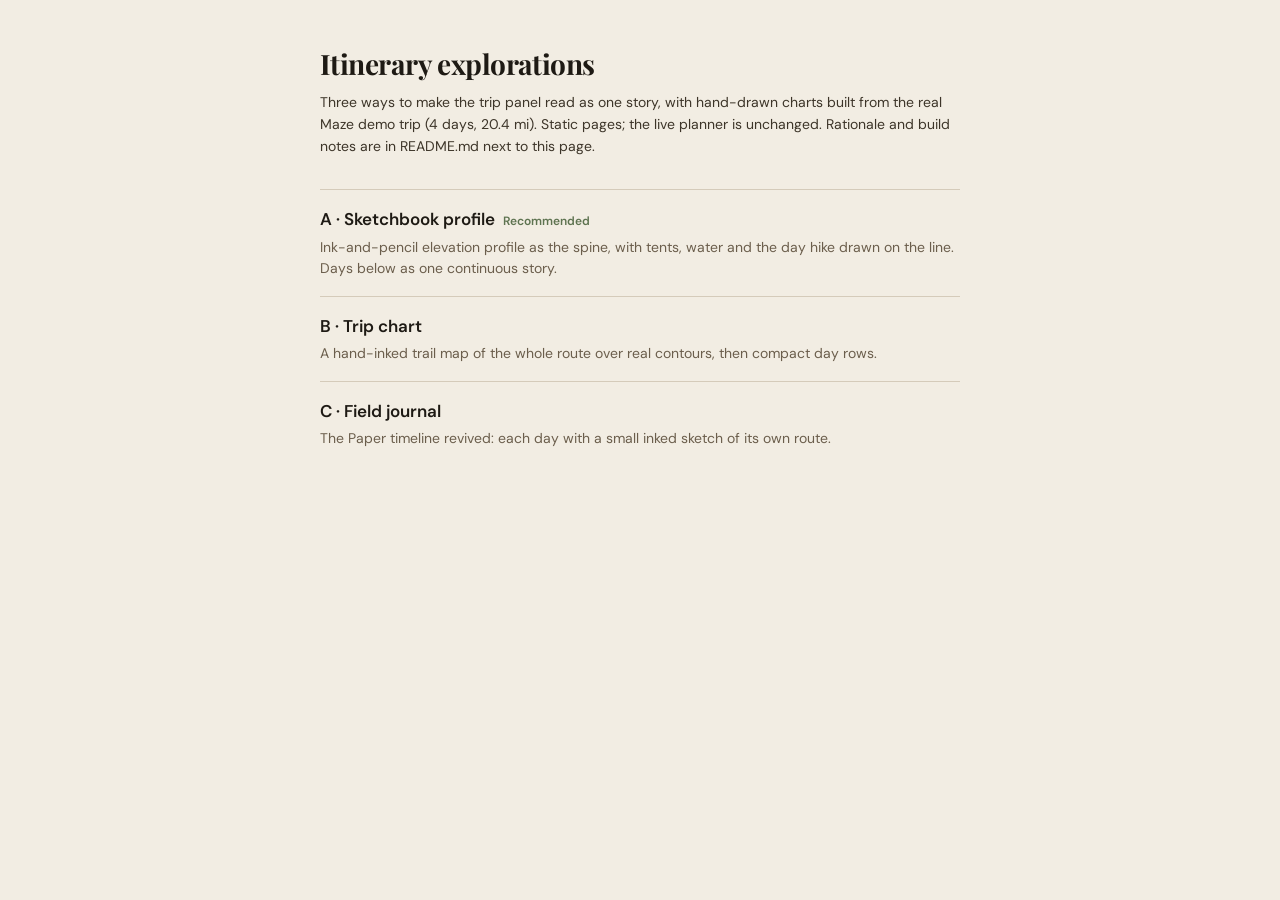
<file: design/explorations/itinerary/index.html>
<!doctype html>
<html lang="en">
<head>
<meta charset="utf-8">
<meta name="viewport" content="width=device-width, initial-scale=1">
<title>Booot · Itinerary explorations</title>
<link href="https://fonts.googleapis.com/css2?family=Playfair+Display:wght@700&family=DM+Sans:wght@400;500;600&display=swap" rel="stylesheet">
<link rel="stylesheet" href="../../tokens.css">
<style>
  body { margin: 0; background: var(--surface); color: var(--text); font: var(--text-base)/1.55 var(--font-ui); }
  main { max-width: 640px; margin: 0 auto; padding: var(--space-12) var(--space-4); }
  h1 { font: var(--weight-bold) var(--text-2xl)/1.15 var(--font-display); letter-spacing: -0.02em; margin: 0 0 var(--space-3); }
  p { color: var(--text-body); margin: 0 0 var(--space-4); }
  ol { list-style: none; padding: 0; margin: var(--space-8) 0 0; }
  li { padding: var(--space-4) 0; border-top: 1px solid var(--border); }
  a { color: var(--text); font-weight: var(--weight-semi); font-size: var(--text-lg); text-decoration: none; }
  a:hover { text-decoration: underline; text-underline-offset: 3px; }
  li p { margin: var(--space-1) 0 0; color: var(--text-secondary); }
  .tag { font-size: var(--text-sm); color: var(--type-route-text); font-weight: var(--weight-semi); margin-left: var(--space-2); }
</style>
</head>
<body>
<main>
  <h1>Itinerary explorations</h1>
  <p>Three ways to make the trip panel read as one story, with hand-drawn charts built from the real Maze demo trip (4 days, 20.4 mi). Static pages; the live planner is unchanged. Rationale and build notes are in README.md next to this page.</p>
  <ol>
    <li><a href="sketchbook.html">A · Sketchbook profile</a><span class="tag">Recommended</span><p>Ink-and-pencil elevation profile as the spine, with tents, water and the day hike drawn on the line. Days below as one continuous story.</p></li>
    <li><a href="chart.html">B · Trip chart</a><p>A hand-inked trail map of the whole route over real contours, then compact day rows.</p></li>
    <li><a href="journal.html">C · Field journal</a><p>The Paper timeline revived: each day with a small inked sketch of its own route.</p></li>
  </ol>
</main>
</body>
</html>
</file>
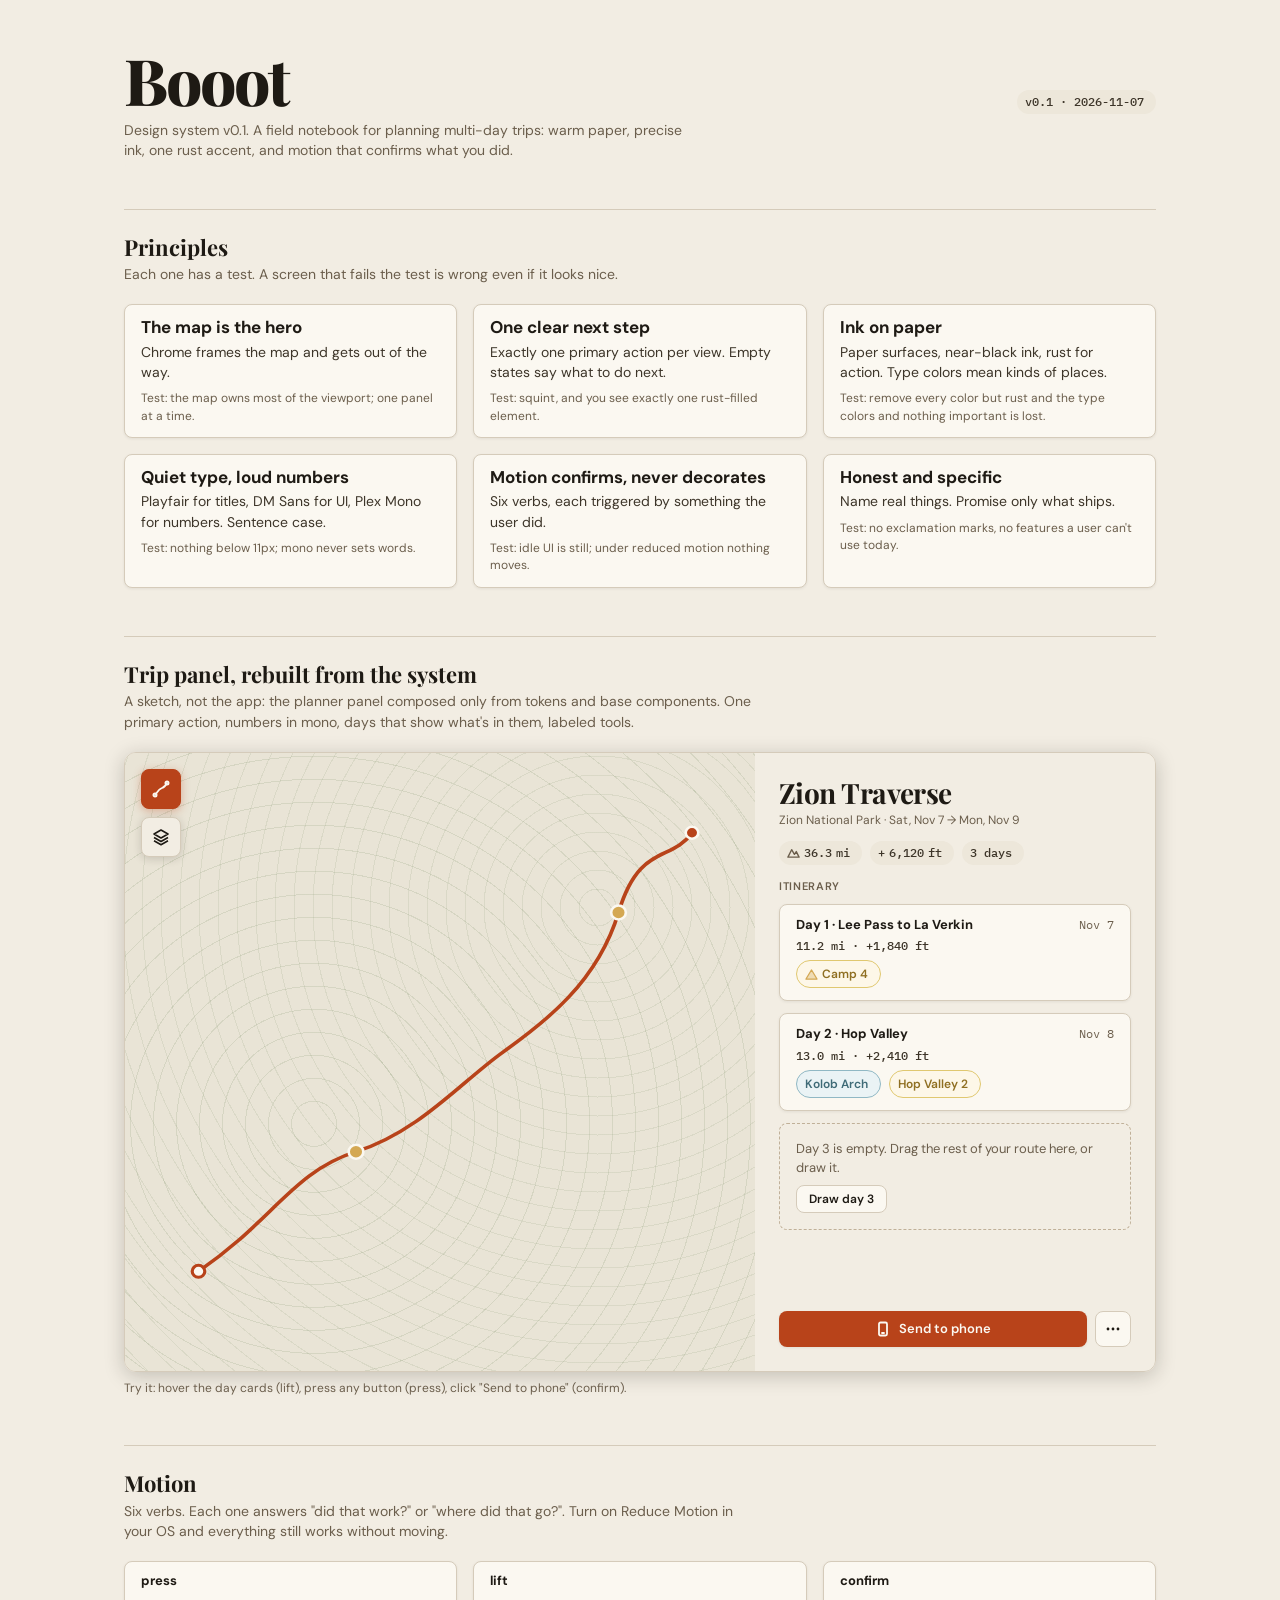
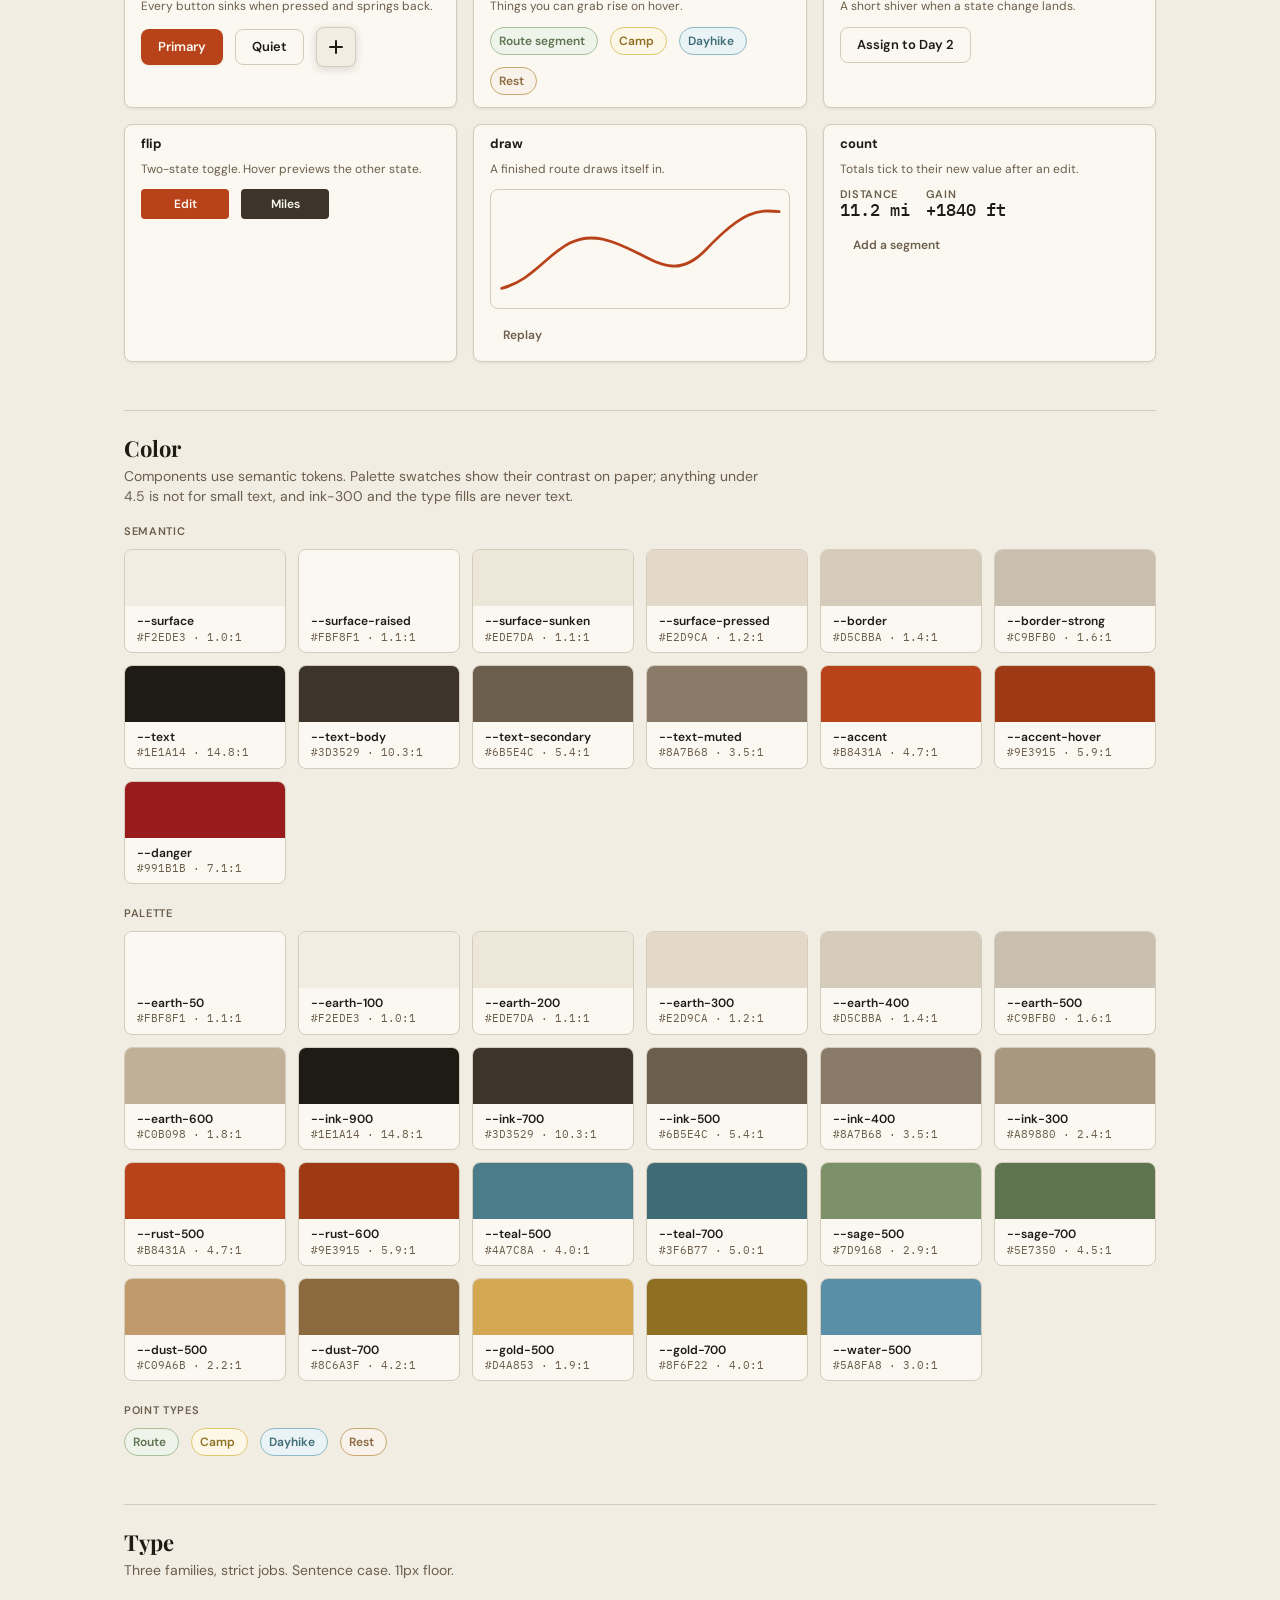
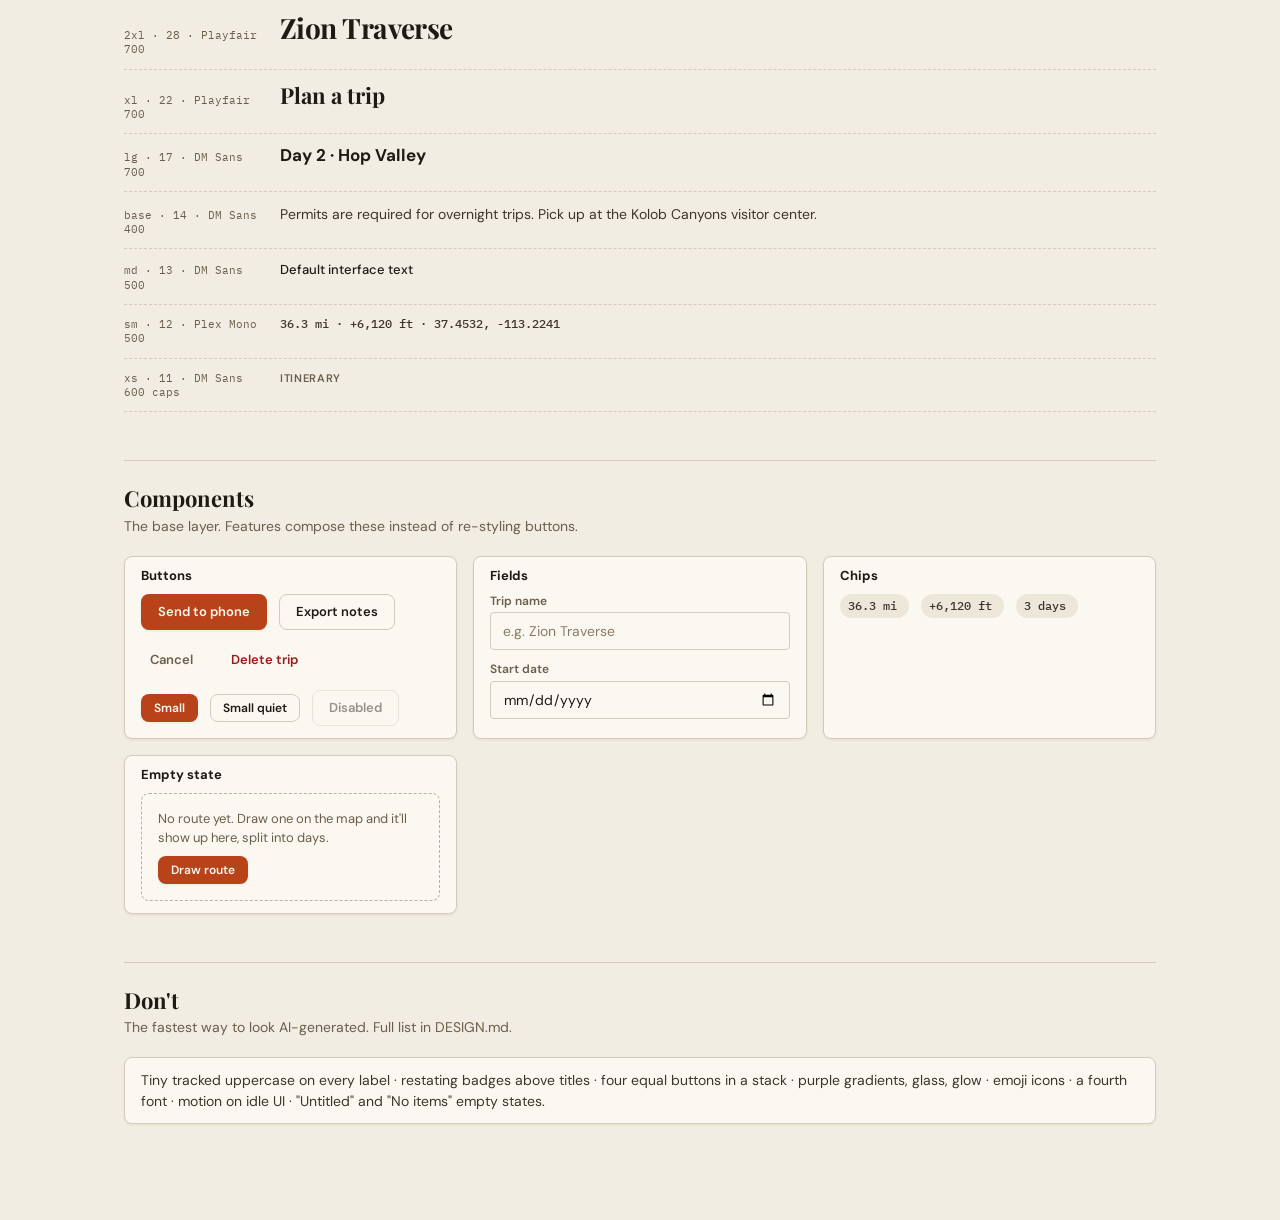
<file: design/specimen.html>
<!DOCTYPE html>
<html lang="en">
<head>
  <meta charset="UTF-8">
  <meta name="viewport" content="width=device-width, initial-scale=1.0">
  <title>Booot Design System</title>
  <link rel="icon" href="data:image/svg+xml,<svg xmlns=%22http://www.w3.org/2000/svg%22 viewBox=%220 0 100 100%22><text y=%22.9em%22 font-size=%2290%22>🥾</text></svg>">
  <link rel="preconnect" href="https://fonts.googleapis.com">
  <link rel="preconnect" href="https://fonts.gstatic.com" crossorigin>
  <link href="https://fonts.googleapis.com/css2?family=Playfair+Display:wght@700;800&family=DM+Sans:wght@400;500;600;700&family=IBM+Plex+Mono:wght@400;500&display=swap" rel="stylesheet">
  <link rel="stylesheet" href="tokens.css">
  <link rel="stylesheet" href="motion.css">
  <link rel="stylesheet" href="components.css">
  <style>
    /* Specimen-page layout only. Nothing here is part of the system. */
    * { box-sizing: border-box; }
    body { margin: 0; background: var(--surface); color: var(--text-body); font: var(--text-base)/var(--leading-normal) var(--font-ui); }
    .page { max-width: 1080px; margin: 0 auto; padding: var(--space-12) var(--space-6) 96px; }
    header.top { display: flex; align-items: baseline; justify-content: space-between; gap: var(--space-4); flex-wrap: wrap; }
    header.top h1 { margin: 0; font: 800 var(--text-hero)/1 var(--font-display); letter-spacing: -0.03em; color: var(--text); }
    header.top p { margin: var(--space-2) 0 0; max-width: 56ch; color: var(--text-secondary); }
    section { margin-top: var(--space-12); padding-top: var(--space-6); border-top: 1px solid var(--border); }
    section > h2 { margin: 0 0 var(--space-1); font: var(--weight-bold) var(--text-xl)/1.2 var(--font-display); color: var(--text); }
    section > p.lede { margin: 0 0 var(--space-5); color: var(--text-secondary); max-width: 64ch; }
    .grid { display: grid; gap: var(--space-4); }
    .cols-2 { grid-template-columns: repeat(auto-fit, minmax(300px, 1fr)); }
    .cols-swatch { grid-template-columns: repeat(auto-fill, minmax(150px, 1fr)); gap: var(--space-3); }
    .row { display: flex; align-items: center; gap: var(--space-3); flex-wrap: wrap; }
    .note { font-size: var(--text-sm); color: var(--text-secondary); margin-top: var(--space-2); }
    .principle h3 { margin: 0 0 var(--space-1); font: var(--weight-bold) var(--text-lg)/1.2 var(--font-ui); color: var(--text); }
    .principle p { margin: 0; }
    .principle .test { margin-top: var(--space-2); font-size: var(--text-sm); color: var(--text-secondary); }
    .swatch { border: 1px solid var(--border); border-radius: var(--radius-md); overflow: hidden; background: var(--surface-raised); }
    .swatch .chipcolor { height: 56px; }
    .swatch .meta { padding: var(--space-2) var(--space-3); display: grid; gap: 2px; }
    .swatch .name { font: var(--weight-semi) var(--text-sm)/1.2 var(--font-ui); color: var(--text); }
    .swatch .val { font: var(--text-xs)/1.2 var(--font-data); color: var(--text-secondary); }
    .type-row { display: grid; grid-template-columns: 140px 1fr; gap: var(--space-4); align-items: baseline; padding: var(--space-3) 0; border-bottom: 1px dashed var(--border); }
    .type-row .spec { font: var(--text-xs)/1.3 var(--font-data); color: var(--text-secondary); }
    .verb { display: grid; gap: var(--space-3); align-content: start; }
    .verb h3 { margin: 0; font: var(--weight-bold) var(--text-md)/1 var(--font-ui); color: var(--text); }
    .verb .t-meta { margin: 0; }
    .route-svg { width: 100%; height: 120px; background: var(--surface-raised); border: 1px solid var(--border); border-radius: var(--radius-md); }
    .stats { display: flex; gap: var(--space-4); }
    .stat { display: grid; gap: 2px; }
    .stat .t-data { font-size: var(--text-lg); color: var(--text); }

    /* Trip panel sketch */
    .sketch { display: grid; grid-template-columns: 1fr 400px; min-height: 620px; border: 1px solid var(--border); border-radius: var(--radius-lg); overflow: hidden; box-shadow: var(--shadow-3); }
    .sketch-map { position: relative; background:
        repeating-radial-gradient(circle at 30% 60%, transparent 0 22px, rgba(125,145,104,0.18) 22px 23px),
        repeating-radial-gradient(circle at 75% 25%, transparent 0 18px, rgba(125,145,104,0.14) 18px 19px),
        #E9E4D6; }
    .sketch-map > svg { position: absolute; inset: 0; width: 100%; height: 100%; }
    .sketch-tools { position: absolute; top: var(--space-4); left: var(--space-4); display: grid; gap: var(--space-2); }
    .sketch-panel { background: var(--surface); box-shadow: var(--shadow-4); display: flex; flex-direction: column; }
    .sp-head { padding: var(--space-6) var(--space-6) var(--space-4); }
    .sp-head .t-meta { margin-top: var(--space-1); }
    .sp-head .row { margin-top: var(--space-3); gap: var(--space-2); }
    .sp-body { flex: 1; padding: 0 var(--space-6); display: grid; align-content: start; gap: var(--space-3); }
    .day { padding: var(--space-3) var(--space-4); }
    .day-top { display: flex; justify-content: space-between; align-items: baseline; }
    .day-name { font: var(--weight-bold) var(--text-md)/1.2 var(--font-ui); color: var(--text); }
    .day-date { font: var(--text-sm)/1 var(--font-data); color: var(--text-secondary); }
    .day .row { margin-top: var(--space-2); gap: var(--space-2); }
    .sp-foot { padding: var(--space-4) var(--space-6) var(--space-6); display: flex; gap: var(--space-2); }
    .sp-foot .btn--primary { flex: 1; }
    @media (max-width: 820px) { .sketch { grid-template-columns: 1fr; } .sketch-map { min-height: 280px; } }
  </style>
</head>
<body>
<div class="page">

  <header class="top">
    <div>
      <h1>Booot</h1>
      <p>Design system v0.1. A field notebook for planning multi-day trips: warm paper, precise ink, one rust accent, and motion that confirms what you did.</p>
    </div>
    <div class="row">
      <span class="chip">v0.1 · 2026-11-07</span>
    </div>
  </header>

  <section id="principles">
    <h2>Principles</h2>
    <p class="lede">Each one has a test. A screen that fails the test is wrong even if it looks nice.</p>
    <div class="grid cols-2">
      <div class="card principle"><h3>The map is the hero</h3><p>Chrome frames the map and gets out of the way.</p><p class="test">Test: the map owns most of the viewport; one panel at a time.</p></div>
      <div class="card principle"><h3>One clear next step</h3><p>Exactly one primary action per view. Empty states say what to do next.</p><p class="test">Test: squint, and you see exactly one rust-filled element.</p></div>
      <div class="card principle"><h3>Ink on paper</h3><p>Paper surfaces, near-black ink, rust for action. Type colors mean kinds of places.</p><p class="test">Test: remove every color but rust and the type colors and nothing important is lost.</p></div>
      <div class="card principle"><h3>Quiet type, loud numbers</h3><p>Playfair for titles, DM Sans for UI, Plex Mono for numbers. Sentence case.</p><p class="test">Test: nothing below 11px; mono never sets words.</p></div>
      <div class="card principle"><h3>Motion confirms, never decorates</h3><p>Six verbs, each triggered by something the user did.</p><p class="test">Test: idle UI is still; under reduced motion nothing moves.</p></div>
      <div class="card principle"><h3>Honest and specific</h3><p>Name real things. Promise only what ships.</p><p class="test">Test: no exclamation marks, no features a user can't use today.</p></div>
    </div>
  </section>

  <section id="sketch">
    <h2>Trip panel, rebuilt from the system</h2>
    <p class="lede">A sketch, not the app: the planner panel composed only from tokens and base components. One primary action, numbers in mono, days that show what's in them, labeled tools.</p>
    <div class="sketch">
      <div class="sketch-map">
        <svg viewBox="0 0 600 620" preserveAspectRatio="none" aria-hidden="true">
          <path id="sketchRoute" d="M70 520 C 140 470, 160 420, 220 400 S 320 330, 360 300 S 450 230, 470 160 S 520 110, 540 80" fill="none" stroke="var(--accent)" stroke-width="3.5" stroke-linecap="round" stroke-linejoin="round"/>
          <circle cx="220" cy="400" r="7" fill="var(--type-camp)" stroke="var(--surface-raised)" stroke-width="2.5"/>
          <circle cx="470" cy="160" r="7" fill="var(--type-camp)" stroke="var(--surface-raised)" stroke-width="2.5"/>
          <circle cx="70" cy="520" r="6" fill="var(--surface-raised)" stroke="var(--accent)" stroke-width="3"/>
          <circle cx="540" cy="80" r="6" fill="var(--accent)" stroke="var(--surface-raised)" stroke-width="2.5"/>
        </svg>
        <div class="sketch-tools">
          <button class="tool" aria-pressed="true" title="Draw route" aria-label="Draw route">
            <svg width="18" height="18" viewBox="0 0 18 18" fill="none" stroke="currentColor" stroke-width="1.8" stroke-linecap="round" stroke-linejoin="round"><path d="M3 15 C6 11, 7 9, 10 8 S14 5, 15 3"/><circle cx="3" cy="15" r="1.6"/><circle cx="15" cy="3" r="1.6"/></svg>
          </button>
          <button class="tool" title="Layers" aria-label="Layers">
            <svg width="18" height="18" viewBox="0 0 18 18" fill="none" stroke="currentColor" stroke-width="1.6" stroke-linejoin="round"><path d="M9 2 16 6 9 10 2 6Z"/><path d="M2 9.5 9 13.5 16 9.5"/><path d="M2 12.8 9 16.8 16 12.8"/></svg>
          </button>
        </div>
      </div>
      <aside class="sketch-panel">
        <div class="sp-head">
          <div class="t-title">Zion Traverse</div>
          <div class="t-meta">Zion National Park · Sat, Nov 7 → Mon, Nov 9</div>
          <div class="row">
            <span class="chip"><svg viewBox="0 0 14 14" fill="none" stroke="currentColor" stroke-width="1.5" stroke-linejoin="round"><path d="M1 12 5 4 8 9 10 6 13 12Z"/></svg><span id="tripMiles">36.3</span> mi</span>
            <span class="chip">+<span id="tripGain">6,120</span> ft</span>
            <span class="chip">3 days</span>
          </div>
        </div>
        <div class="sp-body">
          <div class="t-label">Itinerary</div>
          <div class="card day m-lift">
            <div class="day-top"><span class="day-name">Day 1 · Lee Pass to La Verkin</span><span class="day-date">Nov 7</span></div>
            <div class="row"><span class="t-data">11.2 mi · +1,840 ft</span></div>
            <div class="row"><span class="pill" data-type="camp"><svg viewBox="0 0 14 14" fill="currentColor"><path d="M7 2 13 12H1Z" fill-opacity=".35" stroke="currentColor" stroke-width="1.2" stroke-linejoin="round"/></svg>Camp 4</span></div>
          </div>
          <div class="card day m-lift">
            <div class="day-top"><span class="day-name">Day 2 · Hop Valley</span><span class="day-date">Nov 8</span></div>
            <div class="row"><span class="t-data">13.0 mi · +2,410 ft</span></div>
            <div class="row"><span class="pill" data-type="dayhike">Kolob Arch</span><span class="pill" data-type="camp">Hop Valley 2</span></div>
          </div>
          <div class="empty">
            Day 3 is empty. Drag the rest of your route here, or draw it.
            <button class="btn btn--quiet btn--sm">Draw day 3</button>
          </div>
        </div>
        <div class="sp-foot">
          <button class="btn btn--primary" id="sendBtn">
            <svg viewBox="0 0 16 16" fill="none" stroke="currentColor" stroke-width="1.8" stroke-linecap="round" stroke-linejoin="round"><rect x="4" y="1.5" width="8" height="13" rx="1.5"/><path d="M7 12h2"/></svg>
            Send to phone
          </button>
          <button class="btn btn--quiet btn--icon" title="More" aria-label="More actions">
            <svg viewBox="0 0 16 16" fill="currentColor"><circle cx="3" cy="8" r="1.4"/><circle cx="8" cy="8" r="1.4"/><circle cx="13" cy="8" r="1.4"/></svg>
          </button>
        </div>
      </aside>
    </div>
    <p class="note">Try it: hover the day cards (lift), press any button (press), click "Send to phone" (confirm).</p>
  </section>

  <section id="motion">
    <h2>Motion</h2>
    <p class="lede">Six verbs. Each one answers "did that work?" or "where did that go?". Turn on Reduce Motion in your OS and everything still works without moving.</p>
    <div class="grid cols-2">
      <div class="card verb">
        <h3>press</h3><p class="t-meta">Every button sinks when pressed and springs back.</p>
        <div class="row"><button class="btn btn--primary">Primary</button><button class="btn btn--quiet">Quiet</button><button class="tool" aria-label="Tool"><svg width="16" height="16" viewBox="0 0 16 16" stroke="currentColor" stroke-width="2" stroke-linecap="round"><line x1="8" y1="2" x2="8" y2="14"/><line x1="2" y1="8" x2="14" y2="8"/></svg></button></div>
      </div>
      <div class="card verb">
        <h3>lift</h3><p class="t-meta">Things you can grab rise on hover.</p>
        <div class="row"><span class="pill m-lift">Route segment</span><span class="pill m-lift" data-type="camp">Camp</span><span class="pill m-lift" data-type="dayhike">Dayhike</span><span class="pill m-lift" data-type="rest">Rest</span></div>
      </div>
      <div class="card verb">
        <h3>confirm</h3><p class="t-meta">A short shiver when a state change lands.</p>
        <div class="row"><button class="btn btn--quiet" id="confirmDemo">Assign to Day 2</button><span class="t-meta" id="confirmMsg"></span></div>
      </div>
      <div class="card verb">
        <h3>flip</h3><p class="t-meta">Two-state toggle. Hover previews the other state.</p>
        <div class="row"><button class="flip-btn" id="flipDemo" data-mode="a"><span class="flip-face flip-face--front"></span><span class="flip-face flip-face--back"></span></button><button class="flip-btn" id="unitsDemo" data-mode="a" style="--flip-a: var(--ink-700); --flip-b: var(--sage-700)"><span class="flip-face flip-face--front"></span><span class="flip-face flip-face--back"></span></button></div>
      </div>
      <div class="card verb">
        <h3>draw</h3><p class="t-meta">A finished route draws itself in.</p>
        <svg class="route-svg" viewBox="0 0 400 120" preserveAspectRatio="none"><path id="drawDemo" d="M14 100 C 70 90, 90 40, 150 50 S 240 100, 290 60 S 360 20, 388 22" fill="none" stroke="var(--accent)" stroke-width="3" stroke-linecap="round"/></svg>
        <div><button class="btn btn--ghost btn--sm" id="drawBtn">Replay</button></div>
      </div>
      <div class="card verb">
        <h3>count</h3><p class="t-meta">Totals tick to their new value after an edit.</p>
        <div class="stats">
          <div class="stat"><span class="t-label">Distance</span><span class="t-data"><span id="countMi">11.2</span> mi</span></div>
          <div class="stat"><span class="t-label">Gain</span><span class="t-data">+<span id="countFt">1840</span> ft</span></div>
        </div>
        <div><button class="btn btn--ghost btn--sm" id="countBtn">Add a segment</button></div>
      </div>
    </div>
  </section>

  <section id="color">
    <h2>Color</h2>
    <p class="lede">Components use semantic tokens. Palette swatches show their contrast on paper; anything under 4.5 is not for small text, and ink-300 and the type fills are never text.</p>
    <div class="t-label" style="margin-bottom: var(--space-3)">Semantic</div>
    <div class="grid cols-swatch" id="semanticSwatches"></div>
    <div class="t-label" style="margin: var(--space-6) 0 var(--space-3)">Palette</div>
    <div class="grid cols-swatch" id="paletteSwatches"></div>
    <div class="t-label" style="margin: var(--space-6) 0 var(--space-3)">Point types</div>
    <div class="row"><span class="pill">Route</span><span class="pill" data-type="camp">Camp</span><span class="pill" data-type="dayhike">Dayhike</span><span class="pill" data-type="rest">Rest</span></div>
  </section>

  <section id="type">
    <h2>Type</h2>
    <p class="lede">Three families, strict jobs. Sentence case. 11px floor.</p>
    <div class="type-row"><span class="spec">2xl · 28 · Playfair 700</span><span class="t-title">Zion Traverse</span></div>
    <div class="type-row"><span class="spec">xl · 22 · Playfair 700</span><span style="font: 700 var(--text-xl)/1.2 var(--font-display); color: var(--text)">Plan a trip</span></div>
    <div class="type-row"><span class="spec">lg · 17 · DM Sans 700</span><span class="t-heading">Day 2 · Hop Valley</span></div>
    <div class="type-row"><span class="spec">base · 14 · DM Sans 400</span><span class="t-body">Permits are required for overnight trips. Pick up at the Kolob Canyons visitor center.</span></div>
    <div class="type-row"><span class="spec">md · 13 · DM Sans 500</span><span style="font: 500 var(--text-md)/1.4 var(--font-ui); color: var(--text)">Default interface text</span></div>
    <div class="type-row"><span class="spec">sm · 12 · Plex Mono 500</span><span class="t-data">36.3 mi · +6,120 ft · 37.4532, -113.2241</span></div>
    <div class="type-row"><span class="spec">xs · 11 · DM Sans 600 caps</span><span class="t-label">Itinerary</span></div>
  </section>

  <section id="components">
    <h2>Components</h2>
    <p class="lede">The base layer. Features compose these instead of re-styling buttons.</p>
    <div class="grid cols-2">
      <div class="card verb">
        <h3>Buttons</h3>
        <div class="row"><button class="btn btn--primary">Send to phone</button><button class="btn btn--quiet">Export notes</button><button class="btn btn--ghost">Cancel</button><button class="btn btn--danger">Delete trip</button></div>
        <div class="row"><button class="btn btn--primary btn--sm">Small</button><button class="btn btn--quiet btn--sm">Small quiet</button><button class="btn btn--quiet" disabled>Disabled</button></div>
      </div>
      <div class="card verb">
        <h3>Fields</h3>
        <label class="field"><span class="field-label">Trip name</span><input class="input" placeholder="e.g. Zion Traverse"></label>
        <label class="field"><span class="field-label">Start date</span><input class="input" type="date"></label>
      </div>
      <div class="card verb">
        <h3>Chips</h3>
        <div class="row"><span class="chip">36.3 mi</span><span class="chip">+6,120 ft</span><span class="chip">3 days</span></div>
      </div>
      <div class="card verb">
        <h3>Empty state</h3>
        <div class="empty">No route yet. Draw one on the map and it'll show up here, split into days.<button class="btn btn--primary btn--sm">Draw route</button></div>
      </div>
    </div>
  </section>

  <section id="anti">
    <h2>Don't</h2>
    <p class="lede">The fastest way to look AI-generated. Full list in DESIGN.md.</p>
    <div class="grid cols-2">
      <div class="card"><p class="t-body" style="margin:0">Tiny tracked uppercase on every label · restating badges above titles · four equal buttons in a stack · purple gradients, glass, glow · emoji icons · a fourth font · motion on idle UI · "Untitled" and "No items" empty states.</p></div>
    </div>
  </section>

</div>

<script type="module">
  import { confirm, wireFlip, countUp, drawIn } from "./motion.js";

  // Swatches read live from tokens.css so this page can't drift from it.
  const css = getComputedStyle(document.documentElement);
  const hexOf = (name) => css.getPropertyValue(name).trim();
  const lum = (hex) => {
    const m = hex.replace("#", "").match(/../g);
    if (!m) return null;
    const c = m.map((x) => parseInt(x, 16) / 255).map((x) => (x <= 0.03928 ? x / 12.92 : ((x + 0.055) / 1.055) ** 2.4));
    return 0.2126 * c[0] + 0.7152 * c[1] + 0.0722 * c[2];
  };
  const contrast = (a, b) => { const x = lum(a), y = lum(b); if (x == null || y == null) return null; return (Math.max(x, y) + 0.05) / (Math.min(x, y) + 0.05); };
  const paper = hexOf("--earth-100");
  const swatch = (name) => {
    const v = hexOf(name);
    const resolved = getComputedStyle(document.body).getPropertyValue(name).trim();
    const el = document.createElement("div");
    el.className = "swatch";
    const cr = /^#[0-9a-f]{6}$/i.test(v) ? contrast(v, paper) : null;
    el.innerHTML = `<div class="chipcolor" style="background: var(${name})"></div>
      <div class="meta"><span class="name">${name}</span><span class="val">${v || resolved}${cr ? ` · ${cr.toFixed(1)}:1` : ""}</span></div>`;
    return el;
  };
  const sem = ["--surface", "--surface-raised", "--surface-sunken", "--surface-pressed", "--border", "--border-strong", "--text", "--text-body", "--text-secondary", "--text-muted", "--accent", "--accent-hover", "--danger"];
  const pal = ["--earth-50", "--earth-100", "--earth-200", "--earth-300", "--earth-400", "--earth-500", "--earth-600", "--ink-900", "--ink-700", "--ink-500", "--ink-400", "--ink-300", "--rust-500", "--rust-600", "--teal-500", "--teal-700", "--sage-500", "--sage-700", "--dust-500", "--dust-700", "--gold-500", "--gold-700", "--water-500"];
  sem.forEach((n) => document.getElementById("semanticSwatches").append(swatch(n)));
  pal.forEach((n) => document.getElementById("paletteSwatches").append(swatch(n)));

  // Motion demos
  const confirmBtn = document.getElementById("confirmDemo");
  confirmBtn.addEventListener("click", () => { confirm(confirmBtn); document.getElementById("confirmMsg").textContent = "Assigned."; });
  const send = document.getElementById("sendBtn");
  send.addEventListener("click", () => confirm(send));
  wireFlip(document.getElementById("flipDemo"), { a: "Edit", b: "Preview" });
  wireFlip(document.getElementById("unitsDemo"), { a: "Miles", b: "Kilometers" });
  const drawPath = document.getElementById("drawDemo");
  drawIn(drawPath);
  drawIn(document.getElementById("sketchRoute"));
  document.getElementById("drawBtn").addEventListener("click", () => drawIn(drawPath));
  let mi = 11.2, ft = 1840;
  document.getElementById("countBtn").addEventListener("click", () => {
    mi += 4.6; ft += 920;
    countUp(document.getElementById("countMi"), +mi.toFixed(1), { decimals: 1 });
    countUp(document.getElementById("countFt"), ft);
  });
</script>
</body>
</html>
</file>
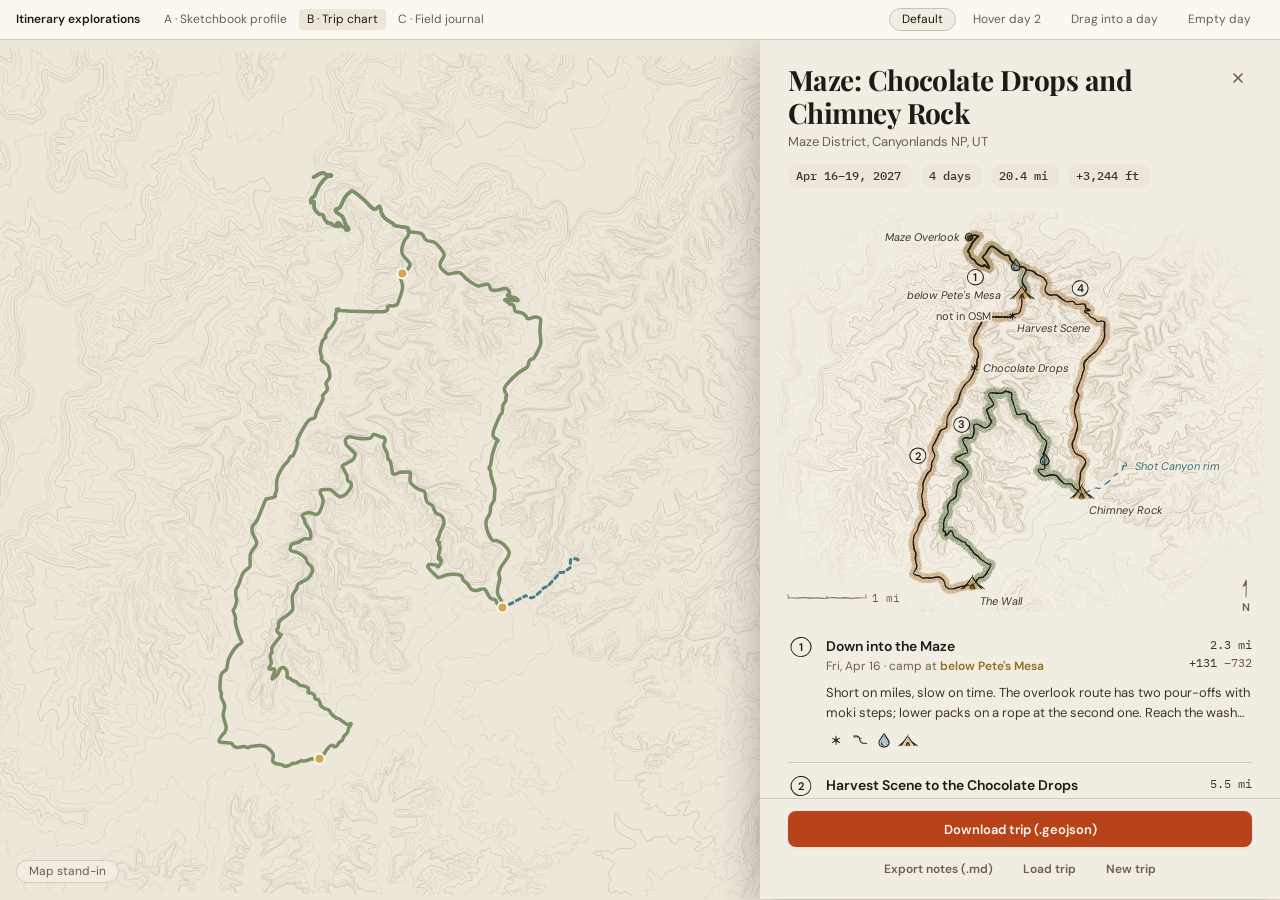
<file: design/explorations/itinerary/chart.html>
<!doctype html>
<html lang="en">
<head>
<meta charset="utf-8">
<meta name="viewport" content="width=device-width, initial-scale=1">
<title>Booot · Itinerary B: Trip chart</title>
<link rel="preconnect" href="https://fonts.googleapis.com">
<link rel="preconnect" href="https://fonts.gstatic.com" crossorigin>
<link href="https://fonts.googleapis.com/css2?family=Playfair+Display:wght@700;800&family=DM+Sans:ital,wght@0,400;0,500;0,600;0,700;1,400&family=IBM+Plex+Mono:wght@400;500&display=swap" rel="stylesheet">
<link rel="stylesheet" href="../../tokens.css">
<link rel="stylesheet" href="../../motion.css">
<link rel="stylesheet" href="../../components.css">
<link rel="stylesheet" href="itin.css">
<style>
  /* ---- B · Trip chart ------------------------------------------------------ */
  .chart { margin: var(--space-3) var(--space-4) 0; }
  .chart svg { display: block; width: 100%; height: auto; }
  .ch-ann { font: italic var(--weight-regular) var(--text-xs) var(--font-ui); fill: var(--text-body); }
  .ch-note { font: var(--weight-regular) var(--text-xs) var(--font-ui); fill: var(--text-body); }
  .ch-note--teal { fill: var(--type-dayhike-text); font-style: italic; }
  .ch-num { font: var(--weight-regular) var(--text-xs) var(--font-data); fill: var(--text-secondary); }
  .ch-num-mark { font: var(--weight-semi) var(--text-xs) var(--font-ui); fill: var(--text); }
  .ch-label { font: var(--weight-semi) var(--text-xs) var(--font-ui); fill: var(--text-secondary); }
  .halo { paint-order: stroke; stroke: var(--surface); stroke-width: 3.5px; stroke-linejoin: round; }

  .legs { list-style: none; margin: 0; padding: var(--space-3) var(--space-7) var(--space-8); }
  .leg { display: grid; grid-template-columns: 26px 1fr auto; gap: 0 var(--space-3); padding: var(--space-3) 0; border-top: 1px solid var(--border); position: relative; }
  .leg:first-child { border-top: none; }
  .leg-mark { width: 26px; height: 26px; margin-top: -2px; }
  .leg-title { font-size: var(--text-base); font-weight: var(--weight-semi); color: var(--text); margin: 0; }
  .leg-meta { margin-top: 2px; font-size: var(--text-sm); color: var(--text-secondary); }
  .leg-meta .num { font-size: var(--text-sm); }
  .leg-meta .camp { color: var(--type-camp-text); font-weight: var(--weight-semi); }
  .leg-stats { text-align: right; font-family: var(--font-data); font-size: var(--text-sm); color: var(--text-body); line-height: 1.5; }
  .leg-stats .loss { color: var(--text-secondary); }
  .leg-notes { grid-column: 2 / 4; margin: var(--space-2) 0 0; color: var(--text-body); font-size: var(--text-md); line-height: 1.5;
    display: -webkit-box; -webkit-line-clamp: 2; -webkit-box-orient: vertical; overflow: hidden; }
  .leg-glyphs { grid-column: 2 / 4; display: flex; align-items: center; gap: var(--space-1); margin-top: var(--space-2); flex-wrap: wrap; }
  .leg-glyphs .stop-glyph { margin: 0; }
  .leg-glyphs .sep { width: 10px; height: 1px; background: var(--border-strong); }
  .leg .edit-row { position: absolute; right: 0; bottom: var(--space-2); }
  .leg.empty-day { display: none; }
  .leg.is-hover .leg-title, .leg:hover .leg-title { text-decoration: underline; text-decoration-color: var(--border-strong); text-underline-offset: 3px; }
  .leg.is-hover .edit-row, .leg:hover .edit-row { opacity: 1; }
  .leg.is-hover .leg-notes, .leg:hover .leg-notes { -webkit-line-clamp: unset; }
  body[data-state="drag"] .leg:nth-child(4) { background: var(--accent-tint); border-radius: var(--radius-md); }
  body[data-state="empty"] .leg.empty-day { display: grid; }
  @media (max-width: 760px) {
    .leg .edit-row { position: static; grid-column: 2 / 4; margin: var(--space-2) 0 0 calc(-1 * var(--space-3)); }
    .chart { margin: var(--space-2) var(--space-2) 0; }
    .legs { padding: var(--space-2) var(--space-4) var(--space-8); }
  }
</style>
</head>
<body data-state="default">
<div id="bar"></div>
<main class="stage">
  <div class="stage-map" id="map"></div>
  <aside class="panel" aria-label="Trip">
    <div class="panel-scroll">
      <div id="head"></div>
      <figure class="chart" id="chart" style="margin-bottom:0"></figure>
      <div id="tray"></div>
      <ol class="legs" id="legs"></ol>
    </div>
    <div id="foot"></div>
  </aside>
</main>
<script type="module">
import { loadTrip, loadContours, esc, fmt, glyphIcon, wireStates } from "./itin.js";
import { drawChart, dayMark } from "./chart-kit.js";
import { expBar, panelHead, panelFoot, tray, editRow, emptyDayHTML, renderMapStandIn } from "./shared-page.js";

const [m, contours] = await Promise.all([loadTrip(), loadContours()]);
document.getElementById("bar").outerHTML = expBar("chart");
document.getElementById("head").outerHTML = panelHead(m);
document.getElementById("foot").outerHTML = panelFoot();
document.getElementById("tray").outerHTML = tray();

const fig = document.getElementById("chart");
let focus = null;
const paint = () => {
  const W = fig.clientWidth; if (W < 200) return;
  const H = Math.round(W * 0.82);
  fig.innerHTML = drawChart(m, contours, { W, H, focus, id: "ch", aria: `Trip chart: ${m.days.length} days over ${fmt.mi(m.total.miles)}` });
};

function legs(state) {
  let html = "";
  for (const d of m.days) {
    const glyphs = d.stops.filter((s) => s.kind !== "dayhike").map((s) => glyphIcon(s.kind, { size: 20, seed: Math.round(s.mi * 100) }));
    if (d.spur) glyphs.push(glyphIcon("dayhike", { size: 20, seed: 77 }));
    html += `<li class="leg${state === "hover" && d.i === 1 ? " is-hover" : ""}" data-day="${d.i}">
      <svg class="leg-mark" viewBox="0 0 26 26" aria-hidden="true">${dayMark(13, 13, d.n, { r: 10, seed: 400 + d.i })}</svg>
      <div>
        <h3 class="leg-title">${esc(d.title)}</h3>
        <div class="leg-meta">${esc(fmt.date(d.date))}${d.camp ? ` · camp at <span class="camp">${esc(d.camp.name.replace(/^At-large camp /, ""))}</span>` : " · out to the trailhead"}</div>
      </div>
      <div class="leg-stats">${fmt.mi(d.miles)}<br><span>${fmt.gain(d.gain)}</span> <span class="loss">${fmt.loss(d.loss)}</span></div>
      <p class="leg-notes">${esc(d.notes)}</p>
      ${glyphs.length ? `<div class="leg-glyphs" aria-label="Stops">${glyphs.join("")}</div>` : ""}
      ${state === "drag" && d.i === m.days.length - 1 ? `<div class="drop-line" style="grid-column:2/4">Drop into day ${d.n}</div><div style="grid-column:2/4"><span class="pill is-dragging" data-type="camp">Water cache</span></div>` : ""}
      ${editRow()}
    </li>`;
  }
  const e = emptyDayHTML(m);
  html += `<li class="leg empty-day">
      <svg class="leg-mark" viewBox="0 0 26 26" aria-hidden="true">${dayMark(13, 13, e.n, { r: 10, seed: 499, active: false })}</svg>
      <div><h3 class="leg-title" style="color:var(--text-secondary)">Nothing planned yet</h3><div class="leg-meta">${esc(fmt.date(e.date))}</div></div>
      <div></div>
      <p class="empty-hint" style="grid-column:2/4;margin:var(--space-2) 0">Draw a route from the last camp, or drag a stop here.</p>
      <div style="grid-column:2/4"><button class="btn btn--quiet btn--sm">Draw route</button></div>
    </li>`;
  document.getElementById("legs").innerHTML = html;
  document.querySelectorAll(".leg[data-day]").forEach((el) => {
    el.addEventListener("mouseenter", () => { if (document.body.dataset.state !== "hover") { focus = +el.dataset.day; paint(); } });
    el.addEventListener("mouseleave", () => { if (document.body.dataset.state !== "hover") { focus = null; paint(); } });
  });
}

document.addEventListener("statechange", (e) => { focus = e.detail === "hover" ? 1 : null; legs(e.detail); paint(); });
wireStates();
new ResizeObserver(paint).observe(fig);
const mapEl = document.getElementById("map");
new ResizeObserver(() => renderMapStandIn(mapEl, m, contours)).observe(mapEl);
document.body.dataset.ready = "1";
</script>
</body>
</html>
</file>
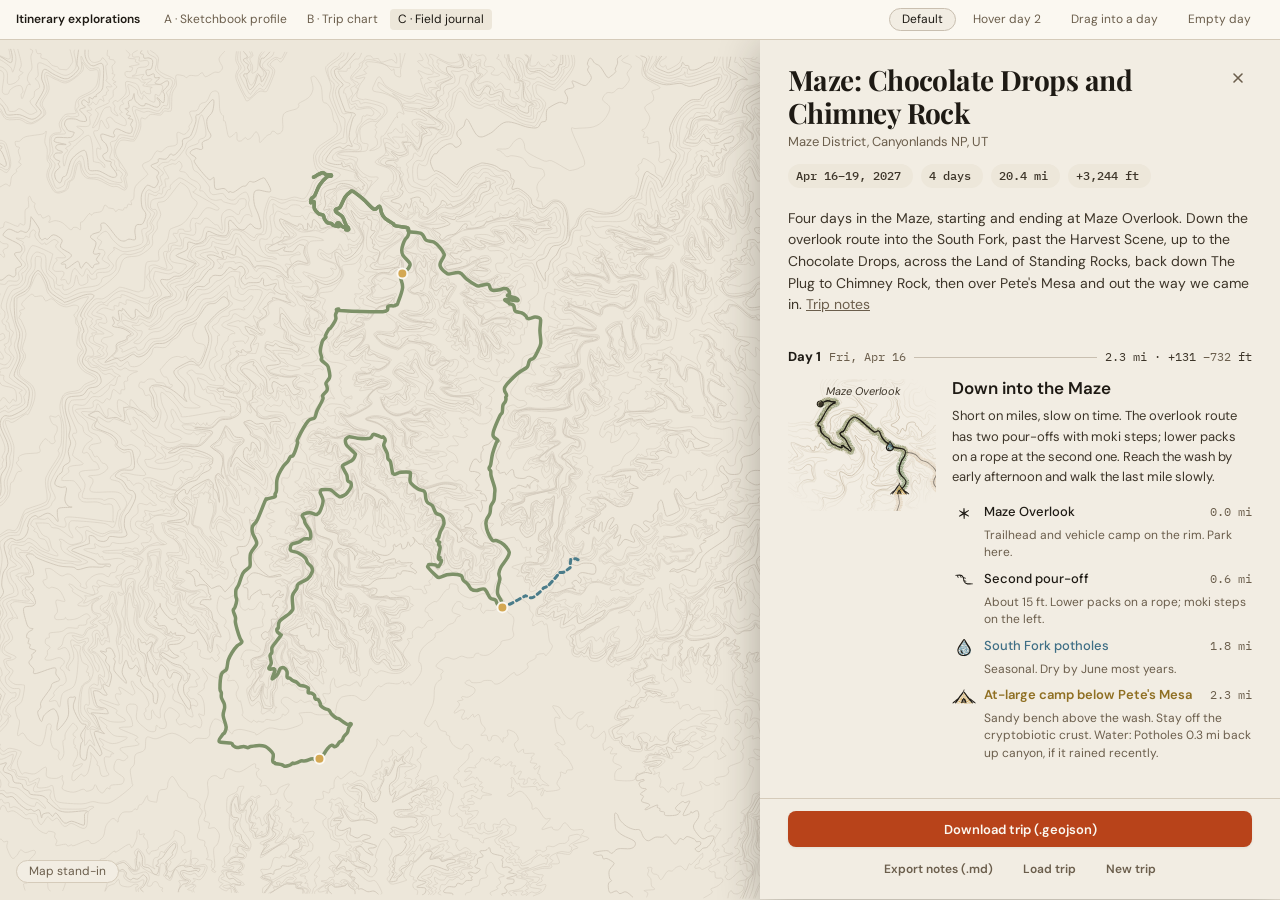
<file: design/explorations/itinerary/journal.html>
<!doctype html>
<html lang="en">
<head>
<meta charset="utf-8">
<meta name="viewport" content="width=device-width, initial-scale=1">
<title>Booot · Itinerary C: Field journal</title>
<link rel="preconnect" href="https://fonts.googleapis.com">
<link rel="preconnect" href="https://fonts.gstatic.com" crossorigin>
<link href="https://fonts.googleapis.com/css2?family=Playfair+Display:wght@700;800&family=DM+Sans:ital,wght@0,400;0,500;0,600;0,700;1,400&family=IBM+Plex+Mono:wght@400;500&display=swap" rel="stylesheet">
<link rel="stylesheet" href="../../tokens.css">
<link rel="stylesheet" href="../../motion.css">
<link rel="stylesheet" href="../../components.css">
<link rel="stylesheet" href="itin.css">
<style>
  /* ---- C · Field journal (the Paper timeline, revived) -------------------- */
  .ch-ann { font: italic var(--weight-regular) var(--text-xs) var(--font-ui); fill: var(--text-body); }
  .ch-note { font: var(--weight-regular) var(--text-xs) var(--font-ui); fill: var(--text-body); }
  .ch-num-mark { font: var(--weight-semi) var(--text-xs) var(--font-ui); fill: var(--text); }
  .halo { paint-order: stroke; stroke: var(--surface); stroke-width: 3.5px; stroke-linejoin: round; }

  .overview { padding: 0 var(--space-7); color: var(--text-body); font-size: var(--text-base); line-height: 1.55; }
  .overview p { margin: var(--space-2) 0 0; }
  .story { padding: var(--space-4) var(--space-7) var(--space-8); }
  .day { padding: var(--space-4) 0 var(--space-5); }
  .day-head { display: flex; align-items: baseline; gap: var(--space-2); }
  .day-label { font-weight: var(--weight-bold); font-size: var(--text-md); }
  .day-date { font-family: var(--font-data); font-size: var(--text-sm); color: var(--text-secondary); }
  .day-head .rule { flex: 1; height: 1px; background: var(--border-strong); align-self: center; min-width: 16px; transition: background var(--dur-quick) var(--ease-out); }
  .day-sum { font-family: var(--font-data); font-size: var(--text-sm); color: var(--text-body); white-space: nowrap; }
  .day-sum .loss { color: var(--text-secondary); }
  .day-grid { display: grid; grid-template-columns: 148px 1fr; gap: var(--space-4); margin-top: var(--space-3); }
  .sketch-mini { width: 148px; }
  .sketch-mini svg { display: block; width: 148px; height: auto; }
  .sketch-mini figcaption { margin-top: 2px; font-size: var(--text-xs); color: var(--text-secondary); font-style: italic; }
  .day-title { font-size: var(--text-lg); }
  .day-notes { font-size: var(--text-md); }
  .stops { list-style: none; margin: var(--space-3) 0 0; padding: 0; }
  .stop-note { font-size: var(--text-sm); }
  .stop-note .osm-link { color: var(--text-body); }
  .day.is-hover .rule, .day:hover .rule { background: var(--ink-500); }
  .day .edit-row { margin: var(--space-1) 0 0 calc(-1 * var(--space-3)); }
  @media (max-width: 760px) {
    .overview, .story { padding-left: var(--space-4); padding-right: var(--space-4); }
    .day-grid { grid-template-columns: 1fr; }
    .sketch-mini, .sketch-mini svg { width: 100%; }
    .day-sum .loss { display: none; }
  }
</style>
</head>
<body data-state="default">
<div id="bar"></div>
<main class="stage">
  <div class="stage-map" id="map"></div>
  <aside class="panel" aria-label="Trip">
    <div class="panel-scroll">
      <div id="head"></div>
      <div class="overview" id="overview"></div>
      <div id="tray"></div>
      <div class="story" id="story"></div>
    </div>
    <div id="foot"></div>
  </aside>
</main>
<script type="module">
import { loadTrip, loadContours, esc, fmt, wireStates } from "./itin.js";
import { drawChart } from "./chart-kit.js";
import { expBar, panelHead, panelFoot, tray, stopsHTML, editRow, emptyDayHTML, renderMapStandIn } from "./shared-page.js";

const [m, contours] = await Promise.all([loadTrip(), loadContours()]);
document.getElementById("bar").outerHTML = expBar("journal");
document.getElementById("head").outerHTML = panelHead(m);
document.getElementById("foot").outerHTML = panelFoot();
document.getElementById("tray").outerHTML = tray();
const firstPara = (m.readme.split(/\n\n/)[0] || "").replace(/^#+ .*\n/, "");
document.getElementById("overview").innerHTML = `<p>${esc(firstPara)} <a href="#" style="color:var(--text-secondary)">Trip notes</a></p>`;

function story(state) {
  const narrow = matchMedia("(max-width: 760px)").matches;
  let html = "";
  for (const d of m.days) {
    const W = narrow ? Math.max(240, Math.min(420, innerWidth - 32)) : 148;
    const H = narrow ? 180 : 132;
    const svg = drawChart(m, contours, { W, H, days: [d.i], focus: d.i, id: `mini${d.i}`, mini: true, labels: true, padM: 180, pad: 8, scale: false, aria: `Day ${d.n} route sketch` });
    html += `<section class="day${state === "hover" && d.i === 1 ? " is-hover" : ""}" data-day="${d.i}">
      <header class="day-head">
        <span class="day-label">Day ${d.n}</span>
        <span class="day-date">${esc(fmt.date(d.date))}</span>
        <span class="rule"></span>
        <span class="day-sum">${fmt.mi(d.miles)} · ${fmt.gain(d.gain)}<span class="loss"> ${fmt.loss(d.loss)}</span> ft</span>
      </header>
      <div class="day-grid">
        <figure class="sketch-mini" style="margin:0">${svg}</figure>
        <div>
          <h3 class="day-title">${esc(d.title)}</h3>
          <p class="day-notes">${esc(d.notes)}</p>
          ${state === "drag" && d.i === m.days.length - 1 ? `<div class="drop-line">Drop into day ${d.n}</div><div><span class="pill is-dragging" data-type="camp">Water cache</span></div>` : ""}
          ${stopsHTML(d)}
          ${editRow()}
        </div>
      </div>
    </section>`;
  }
  const e = emptyDayHTML(m);
  html += `<section class="day empty-day">
      <header class="day-head"><span class="day-label">Day ${e.n}</span><span class="day-date">${esc(fmt.date(e.date))}</span><span class="rule"></span><span class="day-sum">0.0 mi</span></header>
      <p class="empty-hint">Nothing planned yet. Draw a route from Maze Overlook, or drag a stop here.</p>
      <button class="btn btn--quiet btn--sm">Draw route</button>
    </section>`;
  document.getElementById("story").innerHTML = html;
}
document.addEventListener("statechange", (e) => story(e.detail));
wireStates();
let lastNarrow = matchMedia("(max-width: 760px)").matches;
addEventListener("resize", () => { const n = matchMedia("(max-width: 760px)").matches; if (n !== lastNarrow) { lastNarrow = n; story(document.body.dataset.state); } });
const mapEl = document.getElementById("map");
new ResizeObserver(() => renderMapStandIn(mapEl, m, contours)).observe(mapEl);
document.body.dataset.ready = "1";
</script>
</body>
</html>
</file>
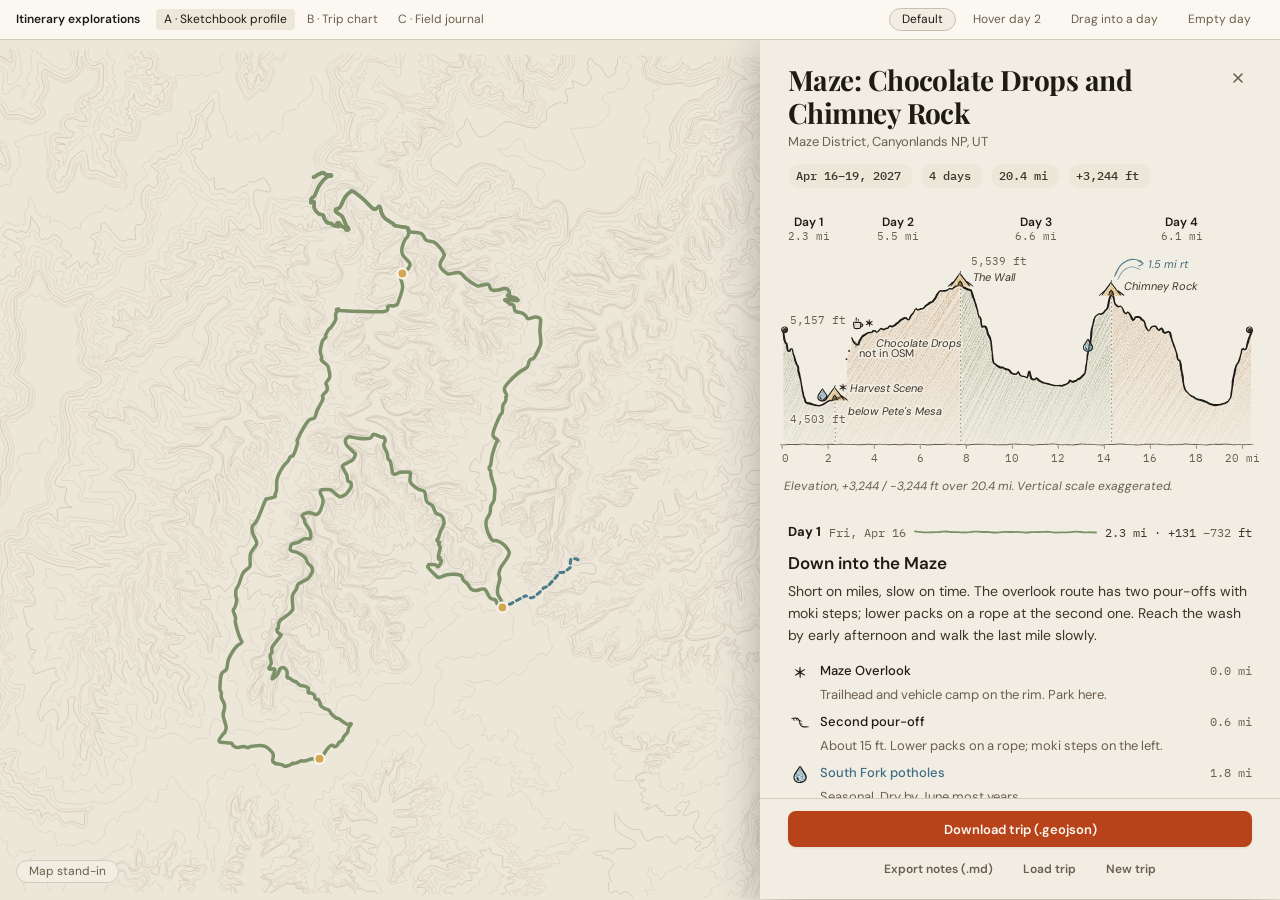
<file: design/explorations/itinerary/sketchbook.html>
<!doctype html>
<html lang="en">
<head>
<meta charset="utf-8">
<meta name="viewport" content="width=device-width, initial-scale=1">
<title>Booot · Itinerary A: Sketchbook profile</title>
<link rel="preconnect" href="https://fonts.googleapis.com">
<link rel="preconnect" href="https://fonts.gstatic.com" crossorigin>
<link href="https://fonts.googleapis.com/css2?family=Playfair+Display:wght@700;800&family=DM+Sans:ital,wght@0,400;0,500;0,600;0,700;1,400&family=IBM+Plex+Mono:wght@400;500&display=swap" rel="stylesheet">
<link rel="stylesheet" href="../../tokens.css">
<link rel="stylesheet" href="../../motion.css">
<link rel="stylesheet" href="../../components.css">
<link rel="stylesheet" href="itin.css">
<style>
  /* ---- A · Sketchbook profile ------------------------------------------- */
  .sketch { margin: var(--space-3) 0 0; padding: 0 var(--space-4); }
  .sketch svg { display: block; width: 100%; overflow: visible; }
  .sketch figcaption { margin: var(--space-1) var(--space-2) 0; color: var(--text-secondary); font-size: var(--text-sm); font-style: italic; }
  .sk-label { font: var(--weight-semi) var(--text-sm) var(--font-ui); fill: var(--text); }
  .sk-num { font: var(--weight-regular) var(--text-xs) var(--font-data); fill: var(--text-secondary); }
  .sk-note { font: var(--weight-regular) var(--text-xs) var(--font-ui); fill: var(--text-body); }
  .sk-note--teal { fill: var(--type-dayhike-text); font-style: italic; }
  .sk-ann { font-style: italic; }
  .halo { paint-order: stroke; stroke: var(--surface); stroke-width: 3.5px; stroke-linejoin: round; }
  .band { transition: opacity var(--dur-quick) var(--ease-out); }
  .sketch[data-active] .band { opacity: 0.3; }
  .sketch[data-active] .band.is-active { opacity: 1; }
  .day-tag { transition: opacity var(--dur-quick) var(--ease-out); }
  .sketch[data-active] .day-tag { opacity: 0.45; }
  .sketch[data-active] .day-tag.is-active { opacity: 1; }

  /* Story: one continuous column, Paper timeline anatomy */
  .story { padding: var(--space-4) var(--space-7) var(--space-8); }
  .day { position: relative; padding: var(--space-3) 0 var(--space-5); }
  .day-head { display: flex; align-items: center; gap: var(--space-2); }
  .day-label { font-weight: var(--weight-bold); font-size: var(--text-md); color: var(--text); }
  .day-date { font-family: var(--font-data); font-size: var(--text-sm); color: var(--text-secondary); }
  .day-rule { flex: 1; height: 6px; min-width: 24px; }
  .day-rule path { transition: stroke-width var(--dur-quick) var(--ease-out), opacity var(--dur-quick); }
  .day-sum { font-family: var(--font-data); font-size: var(--text-sm); color: var(--text-body); white-space: nowrap; }
  .day-sum .loss { color: var(--text-secondary); }
  .day-title-row { margin-top: var(--space-3); }
  .day .edit-row { margin: var(--space-1) 0 0 calc(var(--space-8) - var(--space-3)); }
  .stops { list-style: none; margin: var(--space-3) 0 0; padding: 0; }
  .stop-note .osm-link { color: var(--text-body); }
  .day.is-hover .day-rule path, .day:hover .day-rule path { stroke-width: 2.2; opacity: 1; }
  .day-swatch { width: 14px; height: 10px; flex: none; }

  @media (max-width: 760px) {
    .sketch { padding: 0 var(--space-2); }
    .story { padding: var(--space-3) var(--space-4) var(--space-8); }
    .day-sum .loss { display: none; }
  }
</style>
</head>
<body data-state="default">
<div id="bar"></div>
<main class="stage">
  <div class="stage-map" id="map"></div>
  <aside class="panel" aria-label="Trip">
    <div class="panel-scroll">
      <div id="head"></div>
      <figure class="sketch" id="sketch" aria-label="Elevation profile of the whole trip, divided into days"></figure>
      <div id="tray"></div>
      <div class="story" id="story"></div>
    </div>
    <div id="foot"></div>
  </aside>
</main>

<script type="module">
import { loadTrip, loadContours, inkStroke, wobble, chaikin, simplify, hatch, pencilDefs, glyph, esc, fmt, rng, wireStates } from "./itin.js";
import { expBar, panelHead, panelFoot, tray, stopsHTML, editRow, emptyDayHTML, renderMapStandIn } from "./shared-page.js";

const m = await loadTrip();
document.getElementById("bar").outerHTML = expBar("sketchbook");
document.getElementById("head").outerHTML = panelHead(m);
document.getElementById("foot").outerHTML = panelFoot();
document.getElementById("tray").outerHTML = tray();

const tone = (i) => (i % 2 ? "var(--pencil-b)" : "var(--pencil-a)");

/** Hand-drawn pencil rule for the day header (in the day's band tone). */
const ruleSVG = (i) => {
  const pts = wobble([[1, 3], [200, 3.2]], { amp: 0.6, seed: 40 + i });
  return `<svg class="day-rule" viewBox="0 0 201 6" preserveAspectRatio="none" aria-hidden="true"><path d="M${pts.map((p) => p.map((v) => v.toFixed(1)).join(" ")).join("L")}" fill="none" stroke="${tone(i)}" stroke-width="1.8" stroke-linecap="round"/></svg>`;
};

// ---------------------------------------------------------------------------
// The figure
// ---------------------------------------------------------------------------
function drawFigure(W, active = null) {
  const narrow = W < 420;
  const H = narrow ? 222 : 262;
  const L = 6, Rr = narrow ? 8 : 12, top = narrow ? 64 : 70, base = H - 30;
  const loD = m.low.ft - 330, hiD = m.high.ft + 30;
  const X = (mi) => L + (mi / m.total.miles) * (W - L - Rr);
  const Y = (ft) => top + ((hiD - ft) / (hiD - loD)) * (base - top);
  const prof = simplify(m.profile.map(([mi, ft]) => [X(mi), Y(ft)]), 0.35);
  const line = chaikin(prof, 1);
  const yAt = (mi) => Y(m.elevAt(mi));
  const lineMinY = (x0, x1) => { let v = Infinity; for (const [x, y] of line) if (x >= x0 - 2 && x <= x1 + 2) v = Math.min(v, y); return v; };

  let defs = pencilDefs("g");
  let bands = "", tags = "";
  // Pencil shading, one band per day, a hair out of register with the ink.
  const fillTop = wobble(line, { amp: 0.9, seed: 9 }).map(([x, y]) => [x + 0.7, y + 1.4]);
  const areaD = `M${fillTop[0][0]} ${base}` + fillTop.map(([x, y]) => `L${x.toFixed(1)} ${y.toFixed(1)}`).join("") + `L${fillTop.at(-1)[0]} ${base}Z`;
  defs += `<clipPath id="area"><path d="${areaD}"/></clipPath>
    <linearGradient id="press" x1="0" y1="0" x2="0" y2="1"><stop offset="0" stop-color="#fff"/><stop offset="0.5" stop-color="#fff" stop-opacity="0.8"/><stop offset="1" stop-color="#fff" stop-opacity="0.2"/></linearGradient>
    <mask id="pressure" maskUnits="userSpaceOnUse" x="0" y="0" width="${W}" height="${H}"><rect x="0" y="${top - 10}" width="${W}" height="${base - top + 12}" fill="url(#press)"/></mask>`;
  for (const d of m.days) {
    const x0 = X(d.startMi), x1 = X(d.endMi);
    // Bands stop a hair short of each other, like two pencils that never quite meet.
    defs += `<clipPath id="band${d.i}"><rect x="${x0 + (d.i ? 0.9 : -2)}" y="0" width="${x1 - x0 - (d.i ? 0.9 : -2) - 0.9}" height="${H}"/></clipPath>`;
    const isA = active === d.i;
    bands += `<g class="band${isA ? " is-active" : ""}" clip-path="url(#band${d.i})"><g clip-path="url(#area)" mask="url(#pressure)">
      <rect x="${x0 - 2}" y="${top - 10}" width="${x1 - x0 + 4}" height="${base - top + 12}" fill="${tone(d.i)}" fill-opacity="${isA ? 0.4 : 0.26}" filter="url(#g-grain-soft)"/>
      <g stroke="${tone(d.i)}" fill="none" stroke-linecap="round" filter="url(#g-grain)">${hatch([x0 - 2, top - 12, x1 + 2, base + 2], { spacing: isA ? 1.9 : 2.3, angle: -63 + (d.i % 2) * 6, seed: 21 + d.i, w: 1, minO: 0.55, maxO: 1 })}</g>
    </g></g>`;
    const cx = (x0 + x1) / 2;
    const tw = narrow ? 34 : 40;
    const tx = Math.max(x0 + 2 + tw / 2, Math.min(x1 - 2 - tw / 2, cx));
    tags += `<g class="day-tag${isA ? " is-active" : ""}">
      <text class="sk-label" x="${tx}" y="14" text-anchor="middle">Day ${d.n}</text>
      <text class="sk-num" x="${tx}" y="28" text-anchor="middle">${narrow ? d.miles.toFixed(1) : fmt.mi(d.miles)}</text>
    </g>`;
  }

  // Ink: the profile, split around off-network legs (drawn as dots).
  const gaps = m.days.flatMap((d) => d.manual);
  let ink = "";
  const pieces = [[]];
  for (const p of line) {
    const mi = ((p[0] - L) / (W - L - Rr)) * m.total.miles;
    if (gaps.some((g) => mi > g.from && mi < g.to)) { if (pieces.at(-1).length) pieces.push([]); continue; }
    pieces.at(-1).push(p);
  }
  pieces.filter((pc) => pc.length > 1).forEach((pc, k) => { ink += `<path d="${inkStroke(pc, { w: 1.75, vary: 0.32, amp: 0.35, seed: 5 + k, taper: 3 })}" fill="var(--sketch-ink)"/>`; });
  for (const g of gaps) {
    const n = Math.max(3, Math.round((X(g.to) - X(g.from)) / 2.6));
    for (let k = 1; k < n; k++) { const mi = g.from + ((g.to - g.from) * k) / n; ink += `<circle cx="${X(mi).toFixed(1)}" cy="${yAt(mi).toFixed(1)}" r="0.95" fill="var(--sketch-ink)"/>`; }
  }

  // Baseline (hand-ruled) with mile ticks
  const baseLine = wobble([[L - 2, base + 0.5], [W - Rr + 2, base + 0.5]], { amp: 0.5, seed: 3 });
  let axis = `<path d="${inkStroke(baseLine, { w: 0.9, vary: 0.2, amp: 0.2, seed: 4 })}" fill="var(--sketch-ink-soft)"/>`;
  const step = narrow ? 5 : 2;
  const lastTick = Math.floor(m.total.miles / step) * step;
  for (let mi = 0; mi <= m.total.miles + 0.01; mi += step) {
    const x = X(mi);
    axis += `<path d="${inkStroke([[x, base + 1], [x + 0.2, base + 5]], { w: 0.8, vary: 0.1, amp: 0.05, seed: mi + 1, taper: 1 })}" fill="var(--sketch-ink-soft)"/>`;
    axis += `<text class="sk-num" x="${x}" y="${base + 18}" text-anchor="${mi === 0 ? "start" : "middle"}">${mi}${mi === lastTick ? " mi" : ""}</text>`;
  }

  // Day dividers: pencil hairlines from the line down to the baseline
  let dividers = "";
  for (const d of m.days.slice(0, -1)) {
    const x = X(d.endMi), y = yAt(d.endMi);
    const pts = wobble([[x, y + 3], [x + 0.3, base]], { amp: 0.3, seed: 60 + d.i });
    dividers += `<path d="M${pts.map((p) => p.map((v) => v.toFixed(1)).join(" ")).join("L")}" stroke="var(--sketch-ink-soft)" stroke-width="0.8" stroke-dasharray="1.4 2.8" fill="none"/>`;
  }

  // Glyphs on the line, then annotations placed clear of the line and of each other
  let marks = "", notes = "";
  const placed = [];
  const hits = (b) => placed.some((q) => b[0] < q[2] && b[2] > q[0] && b[1] < q[3] && b[3] > q[1]);
  const reserve = (b) => placed.push(b);
  /** Try a label above the line at x (anchor start), shifting up until clear; returns baseline y or null. */
  const noteAbove = (x, yStart, text, cls = "sk-note", anchor = "start", charW = 5.7) => {
    const w = text.length * charW;
    const bx0 = anchor === "end" ? x - w : anchor === "middle" ? x - w / 2 : x;
    for (let y = yStart; y > 40; y -= 4) {
      const b = [bx0 - 2, y - 10, bx0 + w + 2, y + 3];
      if (lineMinY(b[0], b[2]) > b[3] + 2 && !hits(b)) { reserve(b); notes += `<text class="${cls} halo" x="${x}" y="${y}" text-anchor="${anchor}">${esc(text)}</text>`; return y; }
    }
    return null;
  };
  const leader = (x, y0, y1, seed) => { if (y1 - y0 < 4) return; marks += `<path d="${inkStroke(wobble([[x, y0], [x + 0.4, y1]], { amp: 0.2, seed }), { w: 0.7, vary: 0.15, amp: 0.05, seed, taper: 1.5 })}" fill="var(--sketch-ink-soft)"/>`; };
  // reserve the day tags row
  reserve([0, 0, W, 32]);

  marks += glyph("start", X(0) + 2.5, yAt(0), { s: 0.68, seed: 2 });
  marks += glyph("start", X(m.total.miles) - 2.5, yAt(m.total.miles), { s: 0.68, seed: 3 });
  const camps = [];
  for (const d of m.days) for (const s of d.stops) {
    const x = X(s.mi), y = yAt(s.mi);
    if (s.kind === "camp") { marks += glyph("camp", x, y + 0.5, { s: narrow ? 0.85 : 1, seed: 31 + d.i }); camps.push(s.mi); reserve([x - 11, y - 16, x + 11, y + 1]); }
    else if (s.kind === "water") { marks += glyph("water", x, y - 5, { s: 0.78, seed: 41 + d.i }); reserve([x - 5, y - 17, x + 5, y - 4]); }
    else if (s.kind === "scenic" && s.mi > 0.05) {
      marks += glyph("scenic", x, y - 5, { s: 0.75, seed: 61 + Math.round(s.mi) });
      reserve([x - 4, y - 14, x + 4, y - 5]);
      if (/lunch/i.test(s.notes || "")) { marks += glyph("meal", x - 12, y - 4, { s: 0.62, seed: 81 }); reserve([x - 17, y - 16, x - 6, y - 4]); }
    }
  }
  // spur: a teal out-and-back arrow from the camp it leaves
  for (const d of m.days.filter((dd) => dd.spur)) {
    const x = X(d.spur.at), y = yAt(d.spur.at) - 17;
    const out = chaikin([[x + 3, y - 1], [x + 9, y - 14], [x + 22, y - 20], [x + 32, y - 14]], 3);
    const back = chaikin([[x + 29, y - 8], [x + 20, y - 12], [x + 11, y - 7], [x + 6, y + 2]], 3);
    marks += `<path d="${inkStroke(out, { w: 1.15, vary: 0.2, amp: 0.1, seed: 101, taper: 2 })}" fill="var(--type-dayhike)"/>`;
    marks += `<path d="${inkStroke(chaikin([[x + 27.6, y - 17.8], [x + 32.4, y - 13.8], [x + 26.6, y - 11.6]], 1), { w: 1.1, vary: 0.1, amp: 0.05, seed: 102, taper: 1 })}" fill="var(--type-dayhike)"/>`;
    marks += `<path d="${inkStroke(back, { w: 0.85, vary: 0.2, amp: 0.1, seed: 103, taper: 2 })}" fill="var(--type-dayhike)" opacity="0.75"/>`;
    reserve([x, y - 22, x + 34, y + 2]);
    const spurText = `${d.spur.name}, ${d.spur.rt.toFixed(1)} mi rt`;
    const fits = x + 37 + spurText.length * 5.4 < W;
    noteAbove(x + 37, y - 10, fits ? spurText : `${d.spur.rt.toFixed(1)} mi rt`, "sk-note sk-note--teal");
  }
  // high point: benchmark unless a camp already sits there
  const hx = X(m.high.mi), hy = Y(m.high.ft);
  const campAtHigh = camps.some((c) => Math.abs(c - m.high.mi) < 0.4);
  if (!campAtHigh) { marks += glyph("summit", hx, hy - 6, { s: 0.75, seed: 91 }); reserve([hx - 5, hy - 14, hx + 5, hy - 5]); }
  noteAbove(hx + (campAtHigh ? 12 : 7), hy - 8, fmt.ft(m.high.ft), "sk-num", "start", 6.6);
  noteAbove(X(0) + 8, yAt(0) - 6, fmt.ft(m.profile[0][1]), "sk-num", "start", 6.6);
  const lx = X(m.low.mi), ly = Y(m.low.ft);
  notes += `<text class="sk-num halo" x="${lx}" y="${ly + 17}" text-anchor="middle">${fmt.ft(m.low.ft)}</text>`;
  if (!narrow) {
    // Names for camps and viewpoints, lettered beside their glyph when there's room.
    const lineMaxY = (x0, x1) => { let v = -Infinity; for (const [x, y] of line) if (x >= x0 - 2 && x <= x1 + 2) v = Math.max(v, y); return v; };
    const place = (x, y, text, g) => {
      const w = text.length * 5.5;
      const cands = [[g, -5, "start"], [-g, -5, "end"], [g, 15, "start"], [-g, 15, "end"], [0, -26, "middle", true], [0, 30, "middle", true]];
      for (const [dx, dy, anchor, lead] of cands) {
        const tx = x + dx, ty = y + dy;
        const bx0 = anchor === "end" ? tx - w : anchor === "middle" ? tx - w / 2 : tx;
        const bb = [bx0 - 2, ty - 10, bx0 + w + 2, ty + 3];
        if (bb[0] < 0 || bb[2] > W || bb[1] < 34 || bb[3] > base - 2 || hits(bb)) continue;
        const clear = lineMinY(bb[0], bb[2]) > bb[3] + 2 || lineMaxY(bb[0], bb[2]) < bb[1] - 2;
        if (!clear) continue;
        reserve(bb);
        notes += `<text class="sk-note sk-ann halo" x="${tx}" y="${ty}" text-anchor="${anchor}">${esc(text)}</text>`;
        if (lead) dy < 0 ? leader(x, ty + 3, y - 15, 200 + Math.round(x)) : leader(x, y + 3, ty - 11, 200 + Math.round(x));
        return true;
      }
      return false;
    };
    for (const d of m.days) for (const s of d.stops) {
      if (!(s.kind === "scenic" || s.kind === "camp") || s.mi < 0.05) continue;
      const name = s.kind === "camp" ? s.name.replace(/^At-large camp /, "") : s.name;
      place(X(s.mi), yAt(s.mi), name, s.kind === "camp" ? 13 : 7);
    }
  }
  for (const g of gaps) {
    const x = X(g.to) + 1, y = yAt(g.to);
    notes += `<text class="sk-note halo" x="${x + 6}" y="${y + 20}">${narrow ? "gap" : "not in OSM"}</text>`;
    leader(x + 3, y + 4, y + 11, 300);
  }

  return `<svg viewBox="0 0 ${W} ${H}" height="${H}" role="img" aria-label="Elevation profile: ${fmt.mi(m.total.miles)} over ${m.days.length} days, high point ${fmt.ft(m.high.ft)}, low point ${fmt.ft(m.low.ft)}">
    <defs>${defs}</defs>
    ${bands}${dividers}${axis}${ink}${marks}${tags}${notes}
  </svg>
  <figcaption>Elevation, ${fmt.gain(m.total.gain)} / ${fmt.loss(m.total.loss)} ft over ${fmt.mi(m.total.miles)}. Vertical scale exaggerated.</figcaption>`;
}

const fig = document.getElementById("sketch");
let active = null;
const paint = () => { if (fig.clientWidth < 200) return; fig.innerHTML = drawFigure(fig.clientWidth - parseFloat(getComputedStyle(fig).paddingLeft) * 2, active); if (active != null) fig.dataset.active = active; else delete fig.dataset.active; };

// ---------------------------------------------------------------------------
// The story
// ---------------------------------------------------------------------------
function story(state) {
  let html = "";
  for (const d of m.days) {
    const isHover = state === "hover" && d.i === 1;
    html += `<section class="day${isHover ? " is-hover" : ""}" data-day="${d.i}" tabindex="-1">
      <header class="day-head">
        <span class="day-label">Day ${d.n}</span>
        <span class="day-date">${esc(fmt.date(d.date))}</span>
        ${ruleSVG(d.i)}
        <span class="day-sum">${fmt.mi(d.miles)} · ${fmt.gain(d.gain)}<span class="loss"> ${fmt.loss(d.loss)}</span> ft</span>
      </header>
      <div class="day-title-row"><h3 class="day-title">${esc(d.title)}</h3></div>
      <p class="day-notes">${esc(d.notes)}</p>
      ${state === "drag" && d.i === m.days.length - 1 ? `<div class="drop-line">Drop into day ${d.n}</div><div style="margin:0 0 var(--space-2) var(--space-6)"><span class="pill is-dragging" data-type="camp">Water cache</span></div>` : ""}
      ${stopsHTML(d)}
      ${editRow()}
    </section>`;
  }
  const e = emptyDayHTML(m);
  html += `<section class="day empty-day" data-day="${m.days.length}">
      <header class="day-head"><span class="day-label">Day ${e.n}</span><span class="day-date">${esc(fmt.date(e.date))}</span>${ruleSVG(m.days.length)}<span class="day-sum">0.0 mi</span></header>
      <p class="empty-hint">Nothing planned yet. Draw a route from Maze Overlook, or drag a stop here.</p>
      <button class="btn btn--quiet btn--sm">Draw route</button>
    </section>
    <button class="btn btn--ghost btn--sm" style="margin-top:var(--space-2)">Add day</button>`;
  document.getElementById("story").innerHTML = html;
  document.querySelectorAll(".day[data-day]").forEach((el) => {
    el.addEventListener("mouseenter", () => { if (document.body.dataset.state !== "hover") { active = +el.dataset.day; paint(); } });
    el.addEventListener("mouseleave", () => { if (document.body.dataset.state !== "hover") { active = null; paint(); } });
  });
}

document.addEventListener("statechange", (e) => { active = e.detail === "hover" ? 1 : null; story(e.detail); paint(); });
wireStates();
new ResizeObserver(paint).observe(fig);

const mapEl = document.getElementById("map");
const contours = await loadContours();
const drawMap = () => renderMapStandIn(mapEl, m, contours);
new ResizeObserver(drawMap).observe(mapEl);
document.body.dataset.ready = "1";
</script>
</body>
</html>
</file>
<file: design/tokens.css>
/* ==========================================================================
   Booot design tokens: the single source of truth for color, type, space,
   shape, depth and motion. Every other stylesheet (app, landing page, and the
   generated mobile theme) reads from these names.

   Rules
   - Components use semantic tokens (--surface, --text-muted, --accent),
     not the raw palette. The palette exists so semantics can be re-pointed.
   - No raw hex/rgba outside this file. If you need a value that isn't here,
     either it's a one-off exploration (mark it, see design/decisions.md) or
     it's a new token (add it here with a comment).
   - Contrast notes are WCAG ratios against --surface (#F2EDE3).
   See design/DESIGN.md for the why.
   ========================================================================== */

:root {
  /* ---- Palette: earth (surfaces) ---------------------------------------- */
  --earth-50:  #FBF8F1;  /* raised: inputs, cards on paper */
  --earth-100: #F2EDE3;  /* paper: panels, modals */
  --earth-200: #EDE7DA;  /* sunken: hover fills, wells */
  --earth-300: #E2D9CA;  /* pressed / tray */
  --earth-400: #D5CBBA;  /* hairline borders */
  --earth-500: #C9BFB0;  /* strong dividers */
  --earth-600: #C0B098;  /* dashed / drop-zone borders */

  /* ---- Palette: ink (text) ---------------------------------------------- */
  --ink-900: #1E1A14;    /* 14.8:1 headings, primary */
  --ink-700: #3D3529;    /* 10.4:1 body */
  --ink-500: #6B5E4C;    /*  5.4:1 secondary: smallest allowed text color */
  --ink-400: #8A7B68;    /*  3.5:1 muted: >=14px or non-essential only */
  --ink-300: #A89880;    /*  2.4:1 decorative only: icons, rules. Never text */

  /* ---- Palette: accents ------------------------------------------------- */
  --rust-500: #B8431A;   /* brand / primary action. 4.7:1 as text */
  --rust-600: #9E3915;   /* hover/pressed primary */
  --teal-500: #4A7C8A;   /* dayhike, info */
  --teal-700: #3F6B77;   /* teal as text (5.0:1) */
  --sage-500: #7D9168;   /* route */
  --sage-700: #5E7350;   /* sage as text (4.5:1) */
  --dust-500: #C09A6B;   /* rest, focus ring */
  --dust-700: #8C6A3F;   /* dust as text (4.2:1, >=13px) */
  --gold-500: #D4A853;   /* camp */
  --gold-700: #8F6F22;   /* gold as text (4.0:1, >=13px semibold) */
  --water-500: #5A8FA8;  /* water stops */
  --water-700: #3E6E85;  /* water as text (4.9:1 on its tint) */
  --red-700:  #991B1B;   /* destructive */
  --red-50:   #FEE2E2;

  /* ---- Semantic: surfaces ---------------------------------------------- */
  --surface:          var(--earth-100);
  --surface-raised:   var(--earth-50);
  --surface-sunken:   var(--earth-200);
  --surface-pressed:  var(--earth-300);
  --border:           var(--earth-400);
  --border-strong:    var(--earth-500);
  --border-dashed:    var(--earth-600);
  --scrim:            rgba(30, 26, 20, 0.55);

  /* ---- Semantic: text --------------------------------------------------- */
  --text:             var(--ink-900);
  --text-body:        var(--ink-700);
  --text-secondary:   var(--ink-500);
  --text-muted:       var(--ink-400);
  --text-on-accent:   var(--earth-50);

  /* ---- Semantic: action ------------------------------------------------- */
  --accent:           var(--rust-500);
  --accent-hover:     var(--rust-600);
  --accent-tint:      rgba(184, 67, 26, 0.08);
  --danger:           var(--red-700);
  --danger-tint:      var(--red-50);
  --focus-ring:       0 0 0 2px var(--surface), 0 0 0 4px var(--dust-500);

  /* ---- Semantic: trip point types (fill / tint / border / text) --------- */
  --type-route:         var(--sage-500);
  --type-route-tint:    #EFF4EB;
  --type-route-border:  #A8C098;
  --type-route-text:    var(--sage-700);
  --type-camp:          var(--gold-500);
  --type-camp-tint:     #FDF7E8;
  --type-camp-border:   #E0C870;
  --type-camp-text:     var(--gold-700);
  --type-dayhike:       var(--teal-500);
  --type-dayhike-tint:  #EAF3F5;
  --type-dayhike-border:#90B8C4;
  --type-dayhike-text:  var(--teal-700);
  --type-rest:          var(--dust-500);
  --type-rest-tint:     #F8F2EA;
  --type-rest-border:   #C8A870;
  --type-rest-text:     var(--dust-700);
  --type-water:         var(--water-500);
  --type-water-tint:    #EBF2F6;
  --type-water-border:  #88B0C8;
  --type-water-text:    var(--water-700);

  /* ---- Type ------------------------------------------------------------- */
  --font-display: 'Playfair Display', Georgia, serif;     /* trip titles, page heroes. Nothing else */
  --font-ui:      'DM Sans', system-ui, sans-serif;       /* all interface text */
  --font-data:    'IBM Plex Mono', ui-monospace, monospace; /* numbers only: miles, ft, dates, coords */

  --text-xs:   11px;   /* floor. Nothing smaller, ever */
  --text-sm:   12px;   /* labels, chips, meta */
  --text-md:   13px;   /* default UI */
  --text-base: 14px;   /* body, inputs */
  --text-lg:   17px;   /* section titles */
  --text-xl:   22px;   /* modal titles */
  --text-2xl:  28px;   /* trip title */
  --text-hero: clamp(36px, 6vw, 64px); /* landing only */

  --weight-regular: 400;
  --weight-medium:  500;
  --weight-semi:    600;
  --weight-bold:    700;
  --leading-tight:  1.15;
  --leading-normal: 1.45;
  --tracking-label: 0.06em; /* the ONLY tracked style: --text-xs section labels */

  /* ---- Space (4px base) ------------------------------------------------- */
  --space-1: 4px;
  --space-2: 8px;
  --space-3: 12px;
  --space-4: 16px;
  --space-5: 20px;
  --space-6: 24px;
  --space-7: 28px;
  --space-8: 32px;
  --space-10: 40px;
  --space-12: 48px;

  /* ---- Shape ------------------------------------------------------------ */
  --radius-sm:   4px;   /* inline controls, inputs */
  --radius-md:   8px;   /* buttons, cards, toolbar */
  --radius-lg:   12px;  /* modals, sheets */
  --radius-pill: 999px; /* chips, point-type pills */

  /* ---- Depth ------------------------------------------------------------ */
  --shadow-1: 0 1px 3px rgba(30, 26, 20, 0.07);   /* resting cards */
  --shadow-2: 0 2px 8px rgba(30, 26, 20, 0.16);   /* floating controls, hover lift */
  --shadow-3: 0 4px 20px rgba(30, 26, 20, 0.22);  /* popovers */
  --shadow-4: 0 8px 40px rgba(30, 26, 20, 0.30);  /* modals, side panel */
  --shadow-accent: 0 2px 8px rgba(184, 67, 26, 0.35); /* active primary tool */
  --shadow-press: 0 0 0 rgba(30, 26, 20, 0);      /* shadow collapses on press */

  /* ---- Motion ----------------------------------------------------------- */
  /* One vocabulary: press, lift, confirm, flip, draw, count. See DESIGN.md */
  --ease-out:    cubic-bezier(0.22, 1, 0.36, 1);   /* "momentum": fast start, soft landing */
  --ease-spring: cubic-bezier(0.34, 1.56, 0.64, 1); /* tiny overshoot, release from press */
  --ease-in-out: cubic-bezier(0.65, 0, 0.35, 1);    /* route draw, page-level */
  --dur-instant: 90ms;   /* press down */
  --dur-quick:   160ms;  /* hover, color */
  --dur-base:    260ms;  /* panels, flips, release */
  --dur-slow:    420ms;  /* confirm shiver, count-up */
  --dur-draw:    900ms;  /* route line draw-in */
  --press-scale: 0.97;
  --lift-y:      -1px;
}

/* Users who ask for less motion get state changes without movement. */
@media (prefers-reduced-motion: reduce) {
  :root {
    --dur-instant: 0ms;
    --dur-quick:   0ms;
    --dur-base:    0ms;
    --dur-slow:    0ms;
    --dur-draw:    0ms;
    --press-scale: 1;
    --lift-y:      0px;
  }
}
</file>
<file: design/motion.css>
/* ==========================================================================
   Booot motion vocabulary. Six verbs, used consistently:

   press    every clickable thing sinks a little when pressed     .m-press
   lift     cards/chips rise 1px on hover (things you can grab)   .m-lift
   confirm  a short shiver when a state change lands             .m-confirm (JS adds)
   flip     two-state toggle; label slides like a slot machine   .flip-btn
   draw     a finished route line draws itself in                .m-draw (SVG)
   count    numbers tick up to their new value                   motion.js countUp()

   Motion confirms something the user did. It never decorates idle UI.
   Everything collapses under prefers-reduced-motion via tokens.css.
   Requires: tokens.css
   ========================================================================== */

/* ---- press ------------------------------------------------------------- */
.m-press {
  transition:
    transform var(--dur-base) var(--ease-spring),
    box-shadow var(--dur-quick) var(--ease-out),
    background-color var(--dur-quick) var(--ease-out),
    color var(--dur-quick) var(--ease-out);
}
.m-press:active:not(:disabled) {
  transform: scale(var(--press-scale));
  box-shadow: var(--shadow-press);
  transition-duration: var(--dur-instant);
}

/* ---- lift -------------------------------------------------------------- */
.m-lift {
  transition:
    transform var(--dur-base) var(--ease-out),
    box-shadow var(--dur-base) var(--ease-out);
}
.m-lift:hover {
  transform: translateY(var(--lift-y));
  box-shadow: var(--shadow-2);
}
.m-lift:active {
  transform: translateY(0) scale(var(--press-scale));
  box-shadow: var(--shadow-1);
  transition-duration: var(--dur-instant);
}

/* ---- confirm (shiver) -------------------------------------------------- */
@keyframes m-shiver {
  0%   { transform: rotate(0deg); }
  15%  { transform: rotate(-1.5deg); }
  32%  { transform: rotate(1.5deg); }
  50%  { transform: rotate(-1deg); }
  66%  { transform: rotate(1deg); }
  82%  { transform: rotate(-0.4deg); }
  92%  { transform: rotate(0.4deg); }
  100% { transform: rotate(0deg); }
}
.m-confirm { animation: m-shiver var(--dur-slow) ease; }

/* ---- flip (two-state slot-machine toggle) ------------------------------ */
/* <button class="flip-btn" data-mode="a">
     <span class="flip-face flip-face--front">Label A</span>
     <span class="flip-face flip-face--back">Label B</span>
   </button>   Wire with motion.js wireFlip(). */
.flip-btn {
  position: relative;
  overflow: hidden;            /* clips the hidden face. Required */
  min-width: 88px;
  height: 30px;
  padding: 0 var(--space-3);
  border: none;
  border-radius: var(--radius-sm);
  font: var(--weight-semi) var(--text-sm)/1 var(--font-ui);
  color: var(--text-on-accent);
  cursor: pointer;
  transition: background-color var(--dur-base) var(--ease-out);
}
.flip-btn[data-mode="a"]       { background: var(--flip-a, var(--accent)); }
.flip-btn[data-mode="b"]       { background: var(--flip-b, var(--teal-500)); }
.flip-btn[data-mode="a"]:hover { background: var(--flip-b, var(--teal-500)); }
.flip-btn[data-mode="b"]:hover { background: var(--flip-a, var(--accent)); }
.flip-face {
  position: absolute;
  inset: 0;
  display: flex;
  align-items: center;
  justify-content: center;
  white-space: nowrap;
  transition: transform var(--dur-base) var(--ease-out);
}
.flip-face--front                          { transform: translateY(0); }
.flip-face--back                           { transform: translateY(100%); }
.flip-btn[data-mode="b"] .flip-face--back  { transform: translateY(-100%); }
.flip-btn[data-mode="a"]:hover .flip-face--front { transform: translateY(-100%); }
.flip-btn[data-mode="a"]:hover .flip-face--back  { transform: translateY(0); }
.flip-btn[data-mode="b"]:hover .flip-face--front { transform: translateY(100%); }
.flip-btn[data-mode="b"]:hover .flip-face--back  { transform: translateY(0); }
/* After a click: shiver, and freeze the hover preview until mouseleave */
.flip-btn.m-confirm .flip-face { transition: none; }
.flip-btn[data-mode="a"].m-confirm:hover { background: var(--flip-a, var(--accent)); }
.flip-btn[data-mode="b"].m-confirm:hover { background: var(--flip-b, var(--teal-500)); }
.flip-btn.m-confirm:hover .flip-face--front { transform: translateY(0); }
.flip-btn[data-mode="a"].m-confirm:hover .flip-face--back { transform: translateY(100%); }
.flip-btn[data-mode="b"].m-confirm:hover .flip-face--back { transform: translateY(-100%); }

/* ---- draw (SVG strokes) ------------------------------------------------ */
/* Set --path-length on the element (motion.js drawIn() does it for you). */
.m-draw {
  stroke-dasharray: var(--path-length, 1000);
  stroke-dashoffset: var(--path-length, 1000);
  animation: m-draw var(--dur-draw) var(--ease-in-out) forwards;
}
@keyframes m-draw { to { stroke-dashoffset: 0; } }

/* ---- appear (panels, popovers) ----------------------------------------- */
@keyframes m-appear {
  from { opacity: 0; transform: translateY(6px) scale(0.99); }
  to   { opacity: 1; transform: none; }
}
.m-appear { animation: m-appear var(--dur-base) var(--ease-out) both; }

@media (prefers-reduced-motion: reduce) {
  .m-confirm, .m-draw, .m-appear { animation: none; }
  .m-draw { stroke-dashoffset: 0; }
}
</file>
<file: design/components.css>
/* ==========================================================================
   Booot base components. Small, composable, token-only.
   The app (styles.css) and landing page build on these instead of
   re-styling buttons and chips per feature.
   Requires: tokens.css, motion.css
   ========================================================================== */

/* ---- Buttons ------------------------------------------------------------
   One primary per view. Quiet for everything else. Ghost for inline/tertiary.
   Sizes: default 36px tall, .btn--sm 28px. Add .btn--block for full width. */
.btn {
  display: inline-flex;
  align-items: center;
  justify-content: center;
  gap: var(--space-2);
  height: 36px;
  padding: 0 var(--space-4);
  border: 1px solid transparent;
  border-radius: var(--radius-md);
  font: var(--weight-semi) var(--text-md)/1 var(--font-ui);
  white-space: nowrap;
  cursor: pointer;
  user-select: none;
  /* press is built in: every button sinks */
  transition:
    transform var(--dur-base) var(--ease-spring),
    box-shadow var(--dur-quick) var(--ease-out),
    background-color var(--dur-quick) var(--ease-out),
    border-color var(--dur-quick) var(--ease-out),
    color var(--dur-quick) var(--ease-out);
}
.btn:active:not(:disabled) {
  transform: scale(var(--press-scale));
  box-shadow: var(--shadow-press);
  transition-duration: var(--dur-instant);
}
.btn:focus-visible { outline: none; box-shadow: var(--focus-ring); }
.btn:disabled { opacity: 0.45; cursor: not-allowed; }
.btn svg { width: 16px; height: 16px; flex: none; }

.btn--primary {
  background: var(--accent);
  color: var(--text-on-accent);
  box-shadow: var(--shadow-1);
}
.btn--primary:hover:not(:disabled) { background: var(--accent-hover); box-shadow: var(--shadow-accent); }

.btn--quiet {
  background: var(--surface-raised);
  border-color: var(--border);
  color: var(--text);
}
.btn--quiet:hover:not(:disabled) { background: var(--surface-sunken); border-color: var(--border-strong); }

.btn--ghost {
  background: transparent;
  color: var(--text-secondary);
  padding: 0 var(--space-2);
}
.btn--ghost:hover:not(:disabled) { background: var(--surface-sunken); color: var(--text); }

.btn--danger { background: transparent; color: var(--danger); }
.btn--danger:hover:not(:disabled) { background: var(--danger-tint); }

.btn--sm { height: 28px; padding: 0 var(--space-3); font-size: var(--text-sm); }
.btn--block { display: flex; width: 100%; }
.btn--icon { width: 36px; padding: 0; }
.btn--icon.btn--sm { width: 28px; }

/* ---- Map tool button (40x40 floating control) -------------------------- */
.tool {
  display: inline-grid;
  place-items: center;
  width: 40px;
  height: 40px;
  border: 1px solid var(--border);
  border-radius: var(--radius-md);
  background: var(--surface);
  color: var(--text);
  box-shadow: var(--shadow-2);
  cursor: pointer;
  transition: transform var(--dur-base) var(--ease-spring), background-color var(--dur-quick) var(--ease-out), box-shadow var(--dur-quick) var(--ease-out);
}
.tool:hover { background: var(--surface-sunken); }
.tool:active { transform: scale(0.94); box-shadow: var(--shadow-1); transition-duration: var(--dur-instant); }
.tool[aria-pressed="true"] { background: var(--accent); border-color: var(--accent); color: var(--text-on-accent); box-shadow: var(--shadow-accent); }
.tool:focus-visible { outline: none; box-shadow: var(--focus-ring); }

/* ---- Chips (metadata) --------------------------------------------------- */
.chip {
  display: inline-flex;
  align-items: center;
  gap: var(--space-1);
  height: 24px;
  padding: 0 var(--space-3) 0 var(--space-2);
  border-radius: var(--radius-pill);
  background: var(--surface-sunken);
  color: var(--text-body);
  font: var(--weight-medium) var(--text-sm)/1 var(--font-data);
}
.chip svg { width: 13px; height: 13px; color: var(--text-secondary); }

/* ---- Point-type pills (draggable trip features) -------------------------
   <span class="pill m-lift" data-type="camp">…</span> */
.pill {
  --pill-fill: var(--type-route);
  --pill-tint: var(--type-route-tint);
  --pill-border: var(--type-route-border);
  --pill-text: var(--type-route-text);
  display: inline-flex;
  align-items: center;
  gap: var(--space-1);
  height: 28px;
  padding: 0 var(--space-3) 0 var(--space-2);
  border: 1px solid var(--pill-border);
  border-radius: var(--radius-pill);
  background: var(--pill-tint);
  color: var(--pill-text);
  font: var(--weight-semi) var(--text-sm)/1 var(--font-ui);
  cursor: grab;
}
.pill:active { cursor: grabbing; }
.pill svg { width: 13px; height: 13px; color: var(--pill-fill); }
.pill[data-type="camp"]    { --pill-fill: var(--type-camp);    --pill-tint: var(--type-camp-tint);    --pill-border: var(--type-camp-border);    --pill-text: var(--type-camp-text); }
.pill[data-type="dayhike"] { --pill-fill: var(--type-dayhike); --pill-tint: var(--type-dayhike-tint); --pill-border: var(--type-dayhike-border); --pill-text: var(--type-dayhike-text); }
.pill[data-type="rest"]    { --pill-fill: var(--type-rest);    --pill-tint: var(--type-rest-tint);    --pill-border: var(--type-rest-border);    --pill-text: var(--type-rest-text); }

/* ---- Card ---------------------------------------------------------------- */
.card {
  background: var(--surface-raised);
  border: 1px solid var(--border);
  border-radius: var(--radius-md);
  box-shadow: var(--shadow-1);
  padding: var(--space-3) var(--space-4);
}

/* ---- Fields --------------------------------------------------------------- */
.field { display: grid; gap: var(--space-1); }
.field-label { font: var(--weight-semi) var(--text-sm)/1.2 var(--font-ui); color: var(--text-secondary); }
.input {
  height: 38px;
  padding: 0 var(--space-3);
  border: 1px solid var(--border);
  border-radius: var(--radius-sm);
  background: var(--surface-raised);
  color: var(--text);
  font: var(--weight-regular) var(--text-base)/1 var(--font-ui);
  transition: border-color var(--dur-quick) var(--ease-out), box-shadow var(--dur-quick) var(--ease-out);
}
.input::placeholder { color: var(--text-muted); }
.input:hover { border-color: var(--border-strong); }
.input:focus { outline: none; border-color: var(--dust-500); box-shadow: 0 0 0 3px rgba(192, 154, 107, 0.25); }

/* ---- Type helpers -------------------------------------------------------- */
.t-title   { font: var(--weight-bold) var(--text-2xl)/var(--leading-tight) var(--font-display); letter-spacing: -0.02em; color: var(--text); }
.t-heading { font: var(--weight-bold) var(--text-lg)/var(--leading-tight) var(--font-ui); color: var(--text); }
.t-body    { font: var(--weight-regular) var(--text-base)/var(--leading-normal) var(--font-ui); color: var(--text-body); }
.t-meta    { font: var(--weight-regular) var(--text-sm)/1.3 var(--font-ui); color: var(--text-secondary); }
.t-data    { font: var(--weight-medium) var(--text-sm)/1 var(--font-data); color: var(--text-body); font-variant-numeric: tabular-nums; }
.t-label   { font: var(--weight-semi) var(--text-xs)/1 var(--font-ui); letter-spacing: var(--tracking-label); text-transform: uppercase; color: var(--text-secondary); }

/* ---- Empty state ----------------------------------------------------------
   Says what to do next, in one line, with the action right there. */
.empty {
  display: grid;
  justify-items: start;
  gap: var(--space-2);
  padding: var(--space-4);
  border: 1.5px dashed var(--border-dashed);
  border-radius: var(--radius-md);
  color: var(--text-secondary);
  font: var(--weight-regular) var(--text-md)/var(--leading-normal) var(--font-ui);
}
</file>
<file: design/explorations/itinerary/itin.css>
/* ==========================================================================
   Itinerary explorations: shared page chrome + trip panel shell.
   EXPLORATION (2026-11-08). Tokens only; the few new values are in the
   EXPLORATION block at the bottom and would become tokens if a direction
   is confirmed.
   ========================================================================== */

* { box-sizing: border-box; }
html, body { margin: 0; height: 100%; }
body {
  background: var(--surface-sunken);
  color: var(--text);
  font-family: var(--font-ui);
  font-size: var(--text-md);
  line-height: var(--leading-normal);
  -webkit-font-smoothing: antialiased;
}

/* ---- Exploration bar (not product UI) ------------------------------------ */
.exp-bar {
  position: sticky; top: 0; z-index: 10;
  display: flex; align-items: center; gap: var(--space-4); flex-wrap: wrap;
  padding: var(--space-2) var(--space-4);
  background: var(--surface-raised);
  border-bottom: 1px solid var(--border);
  font-size: var(--text-sm);
  color: var(--text-secondary);
}
.exp-bar strong { color: var(--text); font-weight: var(--weight-semi); }
.exp-bar nav, .exp-states { display: flex; gap: var(--space-1); flex-wrap: wrap; align-items: center; }
.exp-bar a { color: var(--text-secondary); text-decoration: none; padding: 2px var(--space-2); border-radius: var(--radius-sm); }
.exp-bar a[aria-current="page"] { color: var(--text); background: var(--surface-sunken); }
.exp-bar a:hover { color: var(--text); }
.exp-states { margin-left: auto; }
.exp-states button {
  font: inherit; font-size: var(--text-sm); color: var(--text-secondary);
  background: none; border: 1px solid transparent; border-radius: var(--radius-pill);
  padding: 2px var(--space-3); cursor: pointer;
}
.exp-states button[aria-pressed="true"] { border-color: var(--border-strong); color: var(--text); background: var(--surface); }

/* ---- Stage: map placeholder + panel at its real size (520px) -------------- */
.stage { display: flex; height: calc(100vh - 41px); }
.is-tall .stage { height: auto; }
.is-tall .panel-scroll { overflow: visible; }
.stage-map {
  flex: 1; position: relative; overflow: hidden;
  background: var(--surface-sunken);
}
.stage-map svg { position: absolute; inset: 0; width: 100%; height: 100%; }
.stage-map-label {
  position: absolute; left: var(--space-4); bottom: var(--space-4);
  font-size: var(--text-sm); color: var(--text-secondary);
  background: var(--surface); border: 1px solid var(--border); border-radius: var(--radius-pill);
  padding: 2px var(--space-3);
}
.panel {
  width: 520px; flex: none;
  background: var(--surface);
  box-shadow: var(--shadow-4);
  display: flex; flex-direction: column;
  position: relative;
}
.panel-scroll { flex: 1; overflow-y: auto; }

/* Header: same anatomy as the live planner (title + close, meta chips) */
.panel-head { padding: var(--space-6) var(--space-7) var(--space-3); }
.panel-head-top { display: flex; align-items: flex-start; gap: var(--space-3); }
.trip-title {
  flex: 1; margin: 0;
  font-family: var(--font-display); font-weight: var(--weight-bold);
  font-size: var(--text-2xl); line-height: var(--leading-tight); letter-spacing: -0.02em;
  color: var(--text);
}
.close-btn {
  width: 28px; height: 28px; border-radius: var(--radius-sm); border: none; background: none;
  color: var(--text-secondary); cursor: pointer; display: grid; place-items: center; flex: none;
}
.close-btn:hover { background: var(--surface-sunken); color: var(--text); }
.trip-sub { margin: var(--space-1) 0 0; color: var(--text-secondary); font-size: var(--text-md); }
.chips { display: flex; flex-wrap: wrap; gap: var(--space-2); margin-top: var(--space-3); }
.chip { font-family: var(--font-data); }

/* Footer: the one primary + ghost row (as in Phase 1b) */
.panel-foot {
  border-top: 1px solid var(--border);
  padding: var(--space-3) var(--space-7) var(--space-4);
  background: var(--surface);
}
.panel-foot .row { display: flex; gap: var(--space-1); justify-content: center; margin-top: var(--space-2); }

/* Numbers */
.num { font-family: var(--font-data); font-variant-numeric: tabular-nums; }

/* ---- Story typography shared by all three directions ---------------------- */
.day-title { margin: 0; font-size: var(--text-lg); font-weight: var(--weight-semi); line-height: var(--leading-tight); color: var(--text); }
.day-notes { margin: var(--space-2) 0 0; color: var(--text-body); font-size: var(--text-base); line-height: 1.55; }
.stop { display: grid; grid-template-columns: 24px 1fr auto; gap: var(--space-1) var(--space-2); align-items: start; padding: var(--space-1) 0; }
.stop-glyph { display: block; margin-top: -2px; }
.stop-name { font-weight: var(--weight-medium); color: var(--text); }
.stop-name.is-camp { color: var(--type-camp-text); font-weight: var(--weight-semi); }
.stop-name.is-water { color: var(--type-water-text); }
.stop-name.is-dayhike { color: var(--type-dayhike-text); }
.stop-note { grid-column: 2 / 4; margin-top: -2px; color: var(--text-secondary); font-size: var(--text-md); }
.stop-at { font-family: var(--font-data); font-size: var(--text-sm); color: var(--text-secondary); white-space: nowrap; }

/* Editing affordances: present for keyboard + hover, quiet otherwise */
.edit-row { display: flex; gap: var(--space-1); opacity: 0; transition: opacity var(--dur-quick) var(--ease-out); }
.day:hover .edit-row, .day:focus-within .edit-row, .day.is-hover .edit-row { opacity: 1; }
.grip {
  width: 12px; height: 18px; color: var(--ink-300); opacity: 0; cursor: grab;
  transition: opacity var(--dur-quick) var(--ease-out);
}
.day:hover .grip, .day.is-hover .grip { opacity: 1; }

/* Unassigned tray (shown in the drag state) */
.tray { display: none; padding: var(--space-3) var(--space-7) var(--space-2); }
body[data-state="drag"] .tray { display: block; }
.tray-row { display: flex; gap: var(--space-2); flex-wrap: wrap; margin-top: var(--space-2); }
.pill.is-dragging { box-shadow: var(--shadow-3); transform: rotate(-2deg) translateY(-2px); }
.pill.is-ghost { opacity: 0.35; }
.drop-line {
  display: none; align-items: center; gap: var(--space-2);
  color: var(--accent); font-size: var(--text-sm); margin: var(--space-2) 0;
}
.drop-line::before, .drop-line::after { content: ""; height: 2px; flex: 1; background: var(--accent); border-radius: 1px; }
body[data-state="drag"] .drop-line { display: flex; }

.empty-day { display: none; }
body[data-state="empty"] .empty-day { display: block; }
.empty-day .empty-hint { margin: var(--space-2) 0 var(--space-3); color: var(--text-secondary); font-size: var(--text-base); }

/* Phone: panel is the whole screen (as in the app) */
@media (max-width: 760px) {
  .stage-map { display: none; }
  .panel { width: 100%; box-shadow: none; }
  .panel-head { padding: var(--space-5) var(--space-4) var(--space-2); }
  .panel-foot { padding: var(--space-3) var(--space-4); }
  .tray { padding: var(--space-3) var(--space-4) var(--space-2); }
  .exp-bar { gap: var(--space-2); padding: var(--space-2) var(--space-3); }
  .exp-states { margin-left: 0; }
  .edit-row { opacity: 1; }
}

/* EXPLORATION: one-off values for the drawings (would become tokens) */
:root {
  --sketch-ink: var(--ink-900);          /* fineliner */
  --sketch-ink-soft: var(--ink-500);     /* annotation leaders, baseline */
  --sketch-rule: var(--ink-300);         /* day dividers (decorative) */
  --pencil-a: var(--sage-500);           /* odd days */
  --pencil-b: var(--dust-500);           /* even days */
}
</file>
